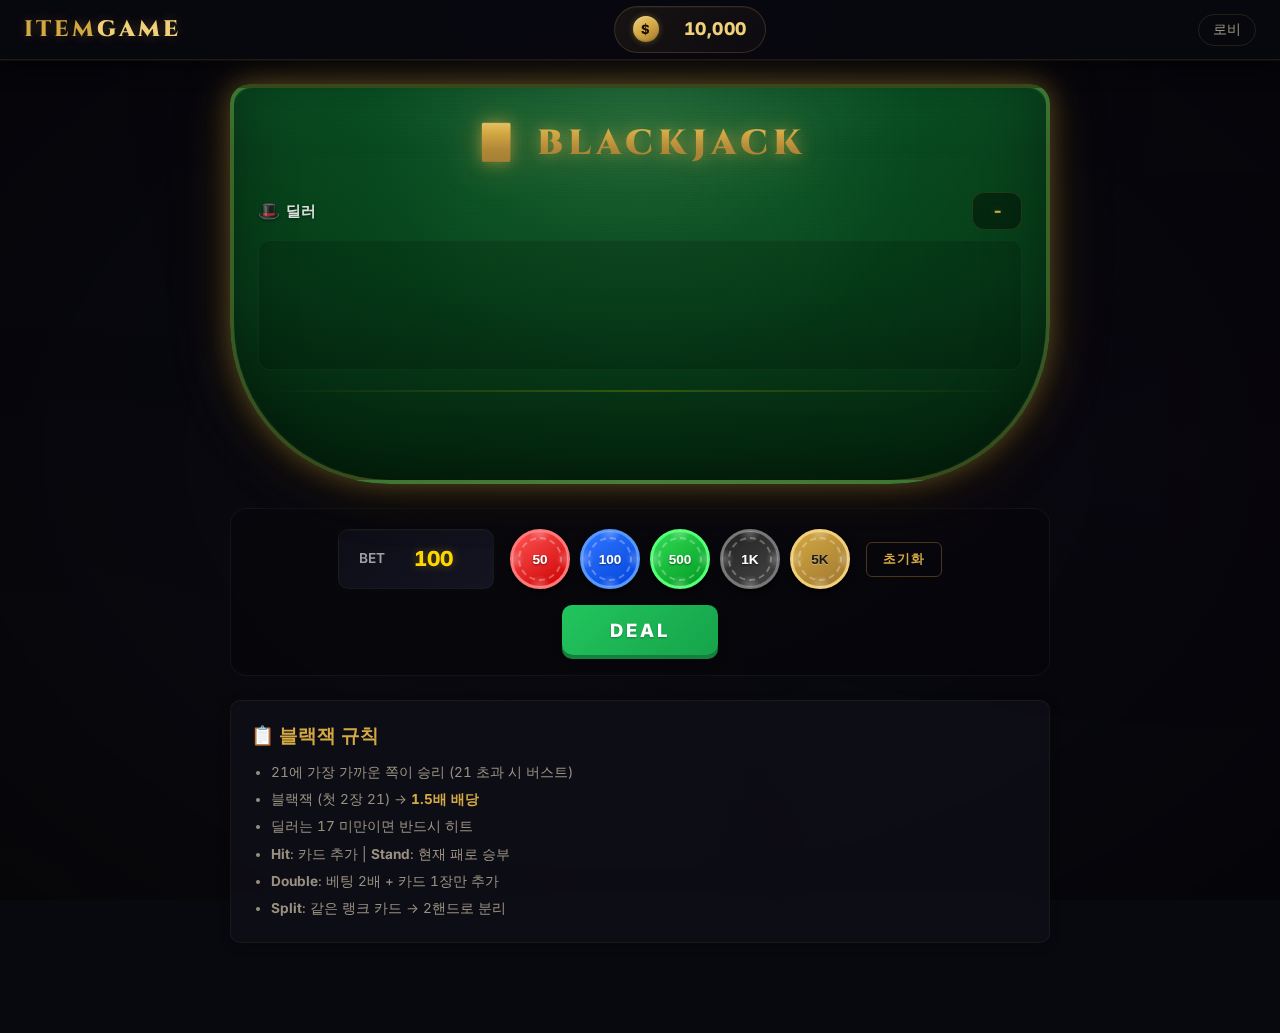
<file: blackjack.html>
<!DOCTYPE html>
<html lang="ko">
<head>
    <meta charset="UTF-8">
    <meta name="viewport" content="width=device-width, initial-scale=1.0">
    <title>블랙잭 - ItemGame</title>
    <link rel="stylesheet" href="css/common.css">
    <link rel="stylesheet" href="css/blackjack.css">
</head>
<body>
    <!-- 헤더 -->
    <header class="header">
        <div class="header-logo" onclick="location.href='index.html'" style="cursor:pointer">ITEM<span>GAME</span></div>
        <div class="header-chips">
            <div class="chip-icon">$</div>
            <div class="chip-balance" id="headerChips">0</div>
        </div>
        <nav class="header-nav">
            <button class="nav-btn" onclick="location.href='index.html'">로비</button>
        </nav>
    </header>

    <!-- 메인 -->
    <main class="container">
        <div class="bj-container">
            <!-- 블랙잭 테이블 -->
            <div class="bj-table">
                <div class="bj-title">🃏 BLACKJACK</div>

                <!-- 테이블 영역 (JS 렌더링) -->
                <div id="bjTable">
                    <div class="hand-area">
                        <div class="hand-label">
                            <span class="name">딜러</span>
                            <span class="score">-</span>
                        </div>
                        <div class="cards-row"></div>
                    </div>
                    <div class="table-divider"></div>
                    <div class="hand-area">
                        <div class="hand-label">
                            <span class="name">플레이어</span>
                            <span class="score">-</span>
                        </div>
                        <div class="cards-row"></div>
                    </div>
                </div>

                <!-- 결과 표시 -->
                <div class="result-display" id="bjResult"></div>

                <!-- 액션 버튼 -->
                <div class="bj-actions" id="actionArea" style="display:none">
                    <button class="action-btn hit" id="btnHit" onclick="Blackjack.hit()">HIT</button>
                    <button class="action-btn stand" id="btnStand" onclick="Blackjack.stand()">STAND</button>
                    <button class="action-btn double" id="btnDouble" onclick="Blackjack.doubleDown()">DOUBLE</button>
                    <button class="action-btn split" id="btnSplit" onclick="Blackjack.split()">SPLIT</button>
                </div>

                <!-- 상태 메시지 -->
                <div class="bj-status" id="bjStatus"></div>
            </div>

            <!-- 베팅 영역 -->
            <div class="bj-bet-area" id="betArea">
                <div style="display:flex;align-items:center;gap:16px;flex-wrap:wrap;justify-content:center">
                    <div class="bet-controls">
                        <span class="bet-label">BET</span>
                        <span class="bet-amount" id="currentBet">100</span>
                    </div>
                    <div class="chip-buttons">
                        <button class="chip-btn chip-50" onclick="Blackjack.addBet(50)">50</button>
                        <button class="chip-btn chip-100" onclick="Blackjack.addBet(100)">100</button>
                        <button class="chip-btn chip-500" onclick="Blackjack.addBet(500)">500</button>
                        <button class="chip-btn chip-1000" onclick="Blackjack.addBet(1000)">1K</button>
                        <button class="chip-btn chip-5000" onclick="Blackjack.addBet(5000)">5K</button>
                    </div>
                    <button class="btn btn-outline btn-sm" onclick="Blackjack.clearBet()">초기화</button>
                </div>
                <button class="deal-btn" id="btnDeal" onclick="Blackjack.deal()">DEAL</button>
                <button class="btn btn-green btn-sm" id="btnNewGame" onclick="Blackjack.newGame()" style="display:none">새 게임</button>
            </div>

            <!-- 규칙 -->
            <div class="card mt-3" style="padding:20px">
                <h3 class="text-gold mb-1">📋 블랙잭 규칙</h3>
                <ul style="color:var(--text-secondary);font-size:0.85rem;line-height:2;padding-left:20px">
                    <li>21에 가장 가까운 쪽이 승리 (21 초과 시 버스트)</li>
                    <li>블랙잭 (첫 2장 21) → <strong class="text-gold">1.5배 배당</strong></li>
                    <li>딜러는 17 미만이면 반드시 히트</li>
                    <li><strong>Hit</strong>: 카드 추가 | <strong>Stand</strong>: 현재 패로 승부</li>
                    <li><strong>Double</strong>: 베팅 2배 + 카드 1장만 추가</li>
                    <li><strong>Split</strong>: 같은 랭크 카드 → 2핸드로 분리</li>
                </ul>
            </div>
        </div>
    </main>

    <!-- 토스트 -->
    <div class="toast-container" id="toastContainer"></div>

    <!-- 스크립트 -->
    <script src="js/core/firebase-config.js"></script>
    <script src="js/core/chip-manager.js"></script>
    <script src="js/games/blackjack.js"></script>
    <script>
        document.addEventListener('DOMContentLoaded', () => {
            ChipManager.init();
            ChipManager.onBalanceChange(() => {
                document.getElementById('headerChips').textContent = ChipManager.formatBalance();
            });
            document.getElementById('headerChips').textContent = ChipManager.formatBalance();

            Blackjack.init();
        });
    </script>
</body>
</html>
</file>
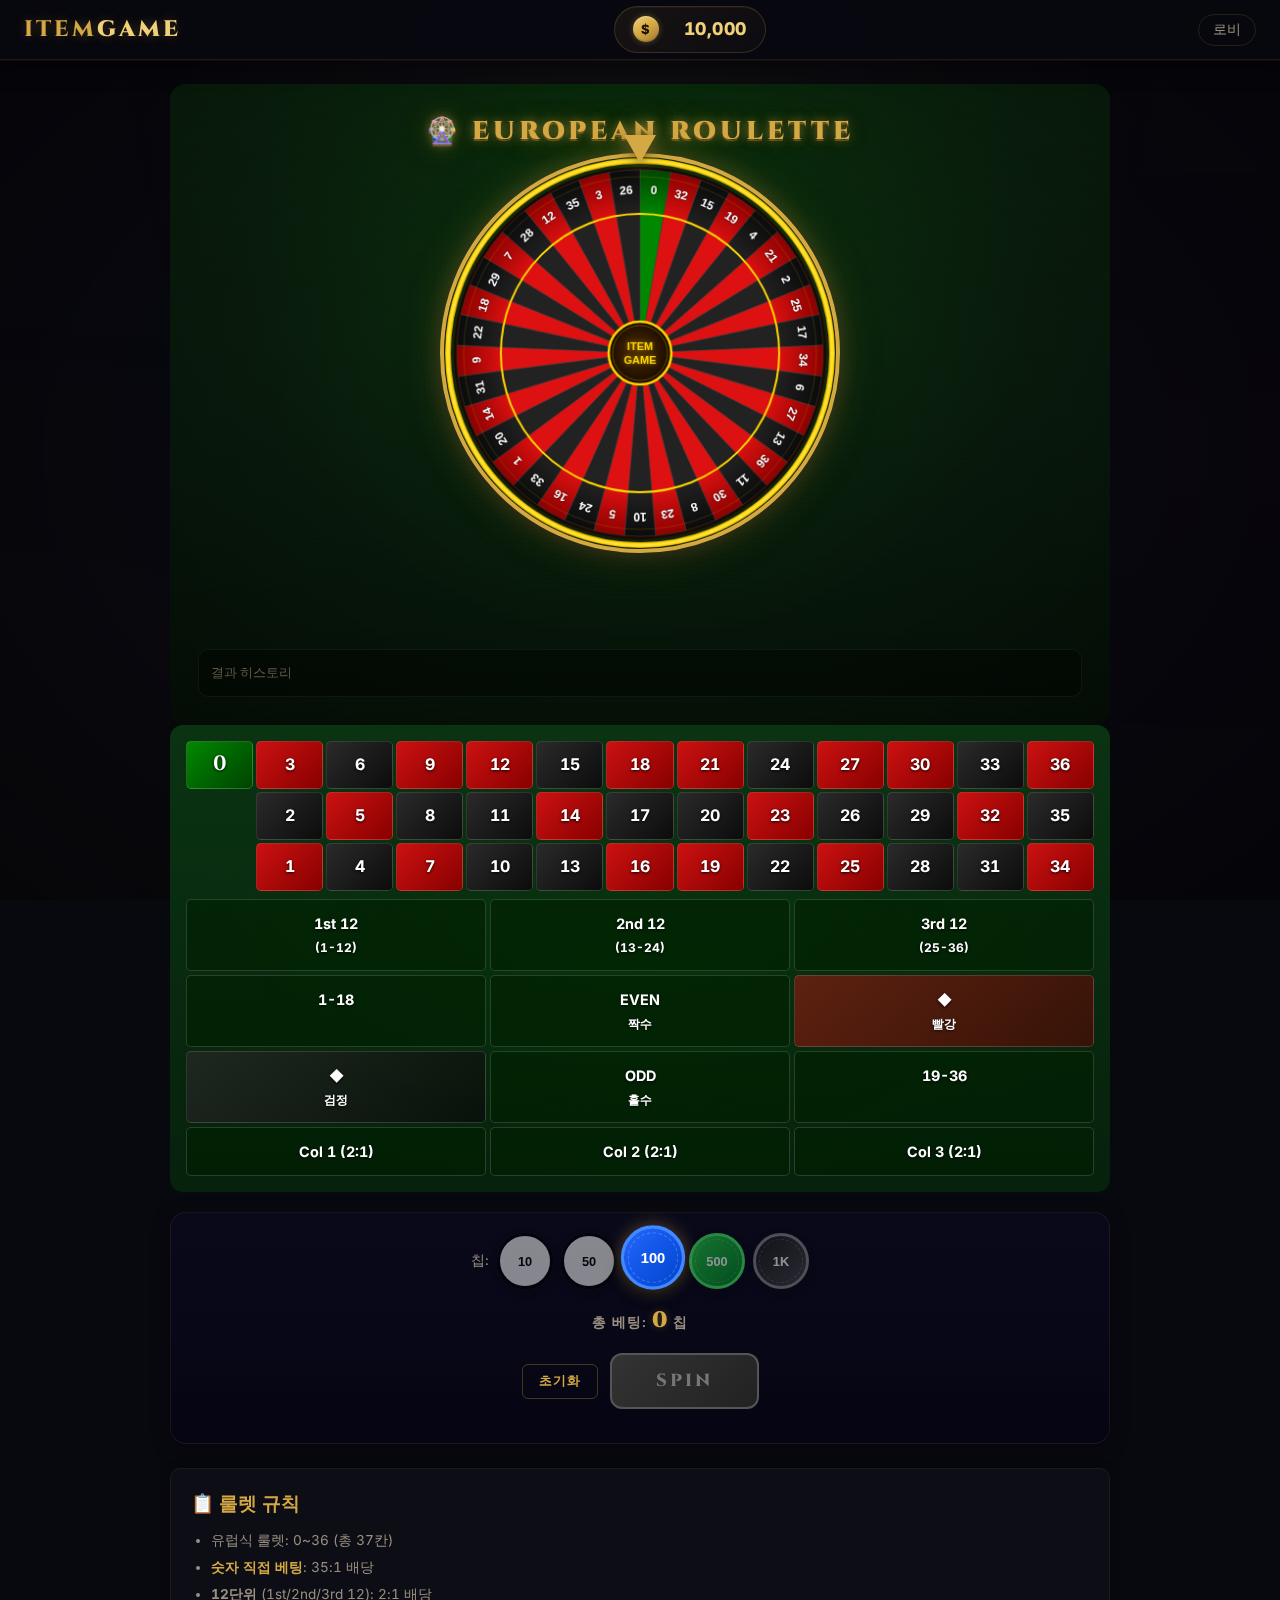
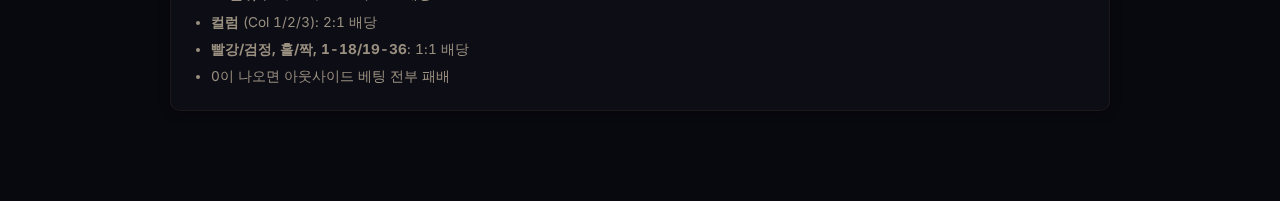
<file: roulette.html>
<!DOCTYPE html>
<html lang="ko">
<head>
    <meta charset="UTF-8">
    <meta name="viewport" content="width=device-width, initial-scale=1.0">
    <title>룰렛 - ItemGame</title>
    <link rel="stylesheet" href="css/common.css">
    <link rel="stylesheet" href="css/roulette.css">
</head>
<body>
    <!-- 헤더 -->
    <header class="header">
        <div class="header-logo" onclick="location.href='index.html'" style="cursor:pointer">ITEM<span>GAME</span></div>
        <div class="header-chips">
            <div class="chip-icon">$</div>
            <div class="chip-balance" id="headerChips">0</div>
        </div>
        <nav class="header-nav">
            <button class="nav-btn" onclick="location.href='index.html'">로비</button>
        </nav>
    </header>

    <!-- 메인 -->
    <main class="container">
        <div class="roulette-container">
            <!-- 룰렛 프레임 -->
            <div class="roulette-frame">
                <div class="roulette-title">🎡 EUROPEAN ROULETTE</div>

                <!-- 휠 -->
                <div class="wheel-area">
                    <div class="wheel-wrapper">
                        <div class="wheel-marker"></div>
                        <canvas class="wheel-canvas" id="wheelCanvas"></canvas>
                    </div>
                </div>

                <!-- 결과 숫자 -->
                <div class="result-number" style="display:none">
                    <div class="number-display" id="resultNumberDisplay">-</div>
                </div>

                <!-- 결과 -->
                <div class="result-display" id="rouletteResult"></div>

                <!-- 히스토리 -->
                <div class="history-bar" id="historyBar">
                    <span style="color:var(--text-dim);font-size:0.8rem">결과 히스토리</span>
                </div>
            </div>

            <!-- 베팅 테이블 -->
            <div class="betting-table">
                <!-- 숫자 그리드 -->
                <div class="number-grid" id="numberGrid">
                    <!-- JS로 생성 -->
                </div>

                <!-- 아웃사이드 베팅 -->
                <div class="outside-bets" id="outsideBets">
                    <!-- JS로 생성 -->
                </div>

                <!-- 컬럼 베팅 -->
                <div class="column-bets" id="columnBets">
                    <!-- JS로 생성 -->
                </div>
            </div>

            <!-- 컨트롤 -->
            <div class="roulette-controls">
                <!-- 칩 선택 -->
                <div class="bet-chip-selector">
                    <span style="color:var(--text-secondary);font-size:0.85rem">칩:</span>
                    <button class="bet-chip-option c10" data-value="10" onclick="Roulette.selectChip(10)">10</button>
                    <button class="bet-chip-option c50" data-value="50" onclick="Roulette.selectChip(50)">50</button>
                    <button class="bet-chip-option c100 active" data-value="100" onclick="Roulette.selectChip(100)">100</button>
                    <button class="bet-chip-option c500" data-value="500" onclick="Roulette.selectChip(500)">500</button>
                    <button class="bet-chip-option c1000" data-value="1000" onclick="Roulette.selectChip(1000)">1K</button>
                </div>

                <!-- 총 베팅 -->
                <div class="total-bet-display">
                    총 베팅: <strong id="totalBet">0</strong> 칩
                </div>

                <!-- 액션 버튼 -->
                <div class="roulette-action-buttons">
                    <button class="btn btn-outline btn-sm" onclick="Roulette.clearBets()">초기화</button>
                    <button class="spin-roulette-btn" id="spinRouletteBtn" onclick="Roulette.spin()" disabled>SPIN</button>
                </div>

                <!-- 상태 메시지 -->
                <div class="bj-status" id="rouletteStatus"></div>
            </div>

            <!-- 규칙 -->
            <div class="card mt-3" style="padding:20px">
                <h3 class="text-gold mb-1">📋 룰렛 규칙</h3>
                <ul style="color:var(--text-secondary);font-size:0.85rem;line-height:2;padding-left:20px">
                    <li>유럽식 룰렛: 0~36 (총 37칸)</li>
                    <li><strong class="text-gold">숫자 직접 베팅</strong>: 35:1 배당</li>
                    <li><strong>12단위</strong> (1st/2nd/3rd 12): 2:1 배당</li>
                    <li><strong>컬럼</strong> (Col 1/2/3): 2:1 배당</li>
                    <li><strong>빨강/검정, 홀/짝, 1-18/19-36</strong>: 1:1 배당</li>
                    <li>0이 나오면 아웃사이드 베팅 전부 패배</li>
                </ul>
            </div>
        </div>
    </main>

    <!-- 토스트 -->
    <div class="toast-container" id="toastContainer"></div>

    <!-- 스크립트 -->
    <script src="js/core/firebase-config.js"></script>
    <script src="js/core/chip-manager.js"></script>
    <script src="js/games/roulette.js"></script>
    <script>
        document.addEventListener('DOMContentLoaded', () => {
            ChipManager.init();
            ChipManager.onBalanceChange(() => {
                document.getElementById('headerChips').textContent = ChipManager.formatBalance();
            });
            document.getElementById('headerChips').textContent = ChipManager.formatBalance();

            Roulette.init();
        });
    </script>
</body>
</html>
</file>
<file: css/common.css>
/* ============================================
   ItemGame v4.0 - 프리미엄 다크 카지노 테마
   피망/한게임 수준의 고급 카지노 디자인
   Color: Deep Dark + Rich Gold + Casino Green/Red
   Google Fonts: Noto Serif KR (타이틀) + Inter (본문)
   ============================================ */

/* === Google Fonts 임포트 === */
@import url('https://fonts.googleapis.com/css2?family=Noto+Serif+KR:wght@700;900&family=Inter:wght@400;500;600;700;800&family=Cinzel:wght@700;800;900&display=swap');

/* === CSS 변수 === */
:root {
    /* 배경 - 프리미엄 다크 */
    --bg-primary: #08080f;
    --bg-secondary: #0e0e18;
    --bg-tertiary: #141422;
    --bg-card: rgba(14, 14, 24, 0.85);
    --bg-card-hover: rgba(20, 20, 34, 0.95);
    --bg-glass: rgba(14, 14, 24, 0.7);

    /* 골드 팔레트 (피망/한게임 스타일) */
    --gold: #d4a843;
    --gold-light: #f0d078;
    --gold-bright: #ffe066;
    --gold-dark: #a07830;
    --gold-dim: #7a5c24;
    --gold-muted: #5a4418;

    /* 카지노 악센트 */
    --casino-red: #c41e3a;
    --casino-red-light: #e8344f;
    --casino-red-dark: #8b1528;
    --casino-green: #1a8a3a;
    --casino-green-light: #28b84e;
    --casino-green-dark: #0d5c22;
    --casino-blue: #2070c0;
    --casino-blue-light: #3890e0;
    --casino-purple: #7040b0;

    /* 레거시 호환 (게임 파일에서 사용) */
    --neon-gold: #d4a843;
    --neon-gold-dim: #a07830;
    --neon-cyan: #d4a843;
    --neon-cyan-dim: #a07830;
    --neon-pink: #c41e3a;
    --neon-pink-dim: #8b1528;
    --neon-green: #28b84e;
    --neon-purple: #7040b0;
    --neon-purple-dim: #5a3090;
    --neon-blue: #2070c0;
    --neon-red: #c41e3a;

    /* 텍스트 */
    --text-primary: #e8e0d0;
    --text-secondary: #9a9080;
    --text-dim: #605848;
    --text-gold: #d4a843;

    /* 글로우 */
    --glow-gold: 0 0 8px rgba(212, 168, 67, 0.4), 0 0 20px rgba(212, 168, 67, 0.2);
    --glow-cyan: 0 0 8px rgba(212, 168, 67, 0.4), 0 0 20px rgba(212, 168, 67, 0.2);
    --glow-pink: 0 0 8px rgba(196, 30, 58, 0.4), 0 0 20px rgba(196, 30, 58, 0.2);
    --glow-green: 0 0 8px rgba(40, 184, 78, 0.4), 0 0 20px rgba(40, 184, 78, 0.2);
    --glow-purple: 0 0 8px rgba(112, 64, 176, 0.4), 0 0 20px rgba(112, 64, 176, 0.2);
    --glow-red: 0 0 8px rgba(196, 30, 58, 0.4);
    --glow-blue: 0 0 8px rgba(32, 112, 192, 0.4);

    /* 보더 */
    --border-gold: 1px solid rgba(212, 168, 67, 0.25);
    --border-gold-strong: 1px solid rgba(212, 168, 67, 0.5);
    --border-subtle: 1px solid rgba(255, 255, 255, 0.06);

    /* 반지름 */
    --radius: 10px;
    --radius-sm: 6px;
    --radius-lg: 14px;
    --radius-xl: 20px;

    /* 타이포그래피 */
    --font-title: 'Cinzel', 'Noto Serif KR', 'Georgia', serif;
    --font-body: 'Inter', 'Segoe UI', 'Apple SD Gothic Neo', 'Malgun Gothic', sans-serif;
    --font-display: 'Cinzel', 'Georgia', serif;
}

/* === 리셋 & 기본 === */
*, *::before, *::after {
    margin: 0;
    padding: 0;
    box-sizing: border-box;
}

html {
    font-size: 16px;
    scroll-behavior: smooth;
}

body {
    font-family: var(--font-body);
    background: var(--bg-primary);
    color: var(--text-primary);
    min-height: 100vh;
    line-height: 1.6;
    overflow-x: hidden;
    font-variant-numeric: tabular-nums;
}

/* 프리미엄 텍스처 배경 */
body::before {
    content: '';
    position: fixed;
    top: 0;
    left: 0;
    width: 100%;
    height: 100%;
    background:
        /* 미세 노이즈 텍스처 */
        radial-gradient(ellipse at 50% 0%, rgba(212, 168, 67, 0.04) 0%, transparent 60%),
        radial-gradient(ellipse at 0% 100%, rgba(212, 168, 67, 0.02) 0%, transparent 50%),
        radial-gradient(ellipse at 100% 50%, rgba(196, 30, 58, 0.015) 0%, transparent 50%);
    pointer-events: none;
    z-index: 0;
}

/* 미세 비네팅 효과 */
body::after {
    content: '';
    position: fixed;
    top: 0;
    left: 0;
    width: 100%;
    height: 100%;
    background: radial-gradient(ellipse at center, transparent 50%, rgba(0, 0, 0, 0.4) 100%);
    pointer-events: none;
    z-index: 0;
}

a {
    color: var(--gold);
    text-decoration: none;
    transition: color 0.2s;
}

a:hover {
    color: var(--gold-light);
    text-shadow: var(--glow-gold);
}

/* === 코인 샤워 캔버스 === */
#coinShowerCanvas {
    position: fixed;
    top: 0;
    left: 0;
    width: 100%;
    height: 100%;
    z-index: 1500;
    pointer-events: none;
    display: none;
}

/* === 네온 파티클 캔버스 (ambient) === */
#neonParticleCanvas {
    position: fixed;
    top: 0;
    left: 0;
    width: 100%;
    height: 100%;
    z-index: 0;
    pointer-events: none;
    opacity: 0.4;
}

/* === 페이지 진입 애니메이션 === */
main.container {
    animation: pageIn 0.5s cubic-bezier(0.16, 1, 0.3, 1);
}

@keyframes pageIn {
    from { opacity: 0; transform: translateY(12px); }
    to { opacity: 1; transform: translateY(0); }
}

/* === 커스텀 스크롤바 (골드 테마) === */
::-webkit-scrollbar {
    width: 6px;
    height: 6px;
}

::-webkit-scrollbar-track {
    background: var(--bg-primary);
}

::-webkit-scrollbar-thumb {
    background: rgba(212, 168, 67, 0.2);
    border-radius: 3px;
}

::-webkit-scrollbar-thumb:hover {
    background: rgba(212, 168, 67, 0.4);
}

/* ============================================
   헤더: 프리미엄 다크 + 골드 악센트
   ============================================ */
.header {
    position: sticky;
    top: 0;
    z-index: 100;
    background: rgba(8, 8, 15, 0.92);
    backdrop-filter: blur(24px);
    -webkit-backdrop-filter: blur(24px);
    border-bottom: 1px solid rgba(212, 168, 67, 0.12);
    box-shadow:
        0 1px 0 rgba(212, 168, 67, 0.06),
        0 4px 24px rgba(0, 0, 0, 0.5);
    padding: 0 24px;
    height: 60px;
    display: flex;
    align-items: center;
    justify-content: space-between;
}

.header-logo {
    font-family: var(--font-display);
    font-size: 1.4rem;
    font-weight: 800;
    color: var(--gold);
    text-shadow: 0 0 12px rgba(212, 168, 67, 0.3);
    letter-spacing: 3px;
    cursor: pointer;
    transition: all 0.3s;
    text-transform: uppercase;
}

.header-logo:hover {
    transform: scale(1.02);
    text-shadow: var(--glow-gold);
}

.header-logo span {
    color: var(--gold-light);
    font-weight: 900;
}

/* 헤더 중앙: 칩 + 레벨 */
.header-center {
    display: flex;
    align-items: center;
    gap: 12px;
}

.header-chips {
    display: flex;
    align-items: center;
    gap: 8px;
    background: linear-gradient(135deg, rgba(212, 168, 67, 0.08), rgba(212, 168, 67, 0.03));
    padding: 8px 18px;
    border-radius: 30px;
    border: 1px solid rgba(212, 168, 67, 0.2);
    box-shadow: inset 0 1px 0 rgba(255, 255, 255, 0.04);
}

.chip-icon {
    width: 26px;
    height: 26px;
    background: linear-gradient(145deg, #f0d078, #d4a843, #a07830);
    border-radius: 50%;
    display: flex;
    align-items: center;
    justify-content: center;
    font-size: 13px;
    font-weight: 800;
    color: #1a1000;
    box-shadow:
        0 0 6px rgba(212, 168, 67, 0.4),
        inset 0 1px 2px rgba(255, 255, 255, 0.3),
        inset 0 -1px 2px rgba(0, 0, 0, 0.2);
}

.chip-balance {
    font-family: var(--font-body);
    font-size: 1.1rem;
    font-weight: 800;
    color: var(--gold-light);
    min-width: 80px;
    text-align: right;
    transition: transform 0.2s, color 0.2s;
    font-variant-numeric: tabular-nums;
    letter-spacing: 0.5px;
}

.chip-balance.pop {
    animation: chipPop 0.3s ease;
}

@keyframes chipPop {
    0% { transform: scale(1); }
    50% { transform: scale(1.15); color: var(--casino-green-light); }
    100% { transform: scale(1); }
}

/* === 레벨/XP 바 === */
.level-badge {
    display: flex;
    align-items: center;
    gap: 6px;
    background: linear-gradient(135deg, rgba(112, 64, 176, 0.1), rgba(112, 64, 176, 0.04));
    padding: 6px 12px;
    border-radius: 20px;
    border: 1px solid rgba(112, 64, 176, 0.25);
}

.level-badge .level-text {
    font-family: var(--font-body);
    font-size: 0.75rem;
    font-weight: 800;
    color: var(--casino-purple);
    white-space: nowrap;
    letter-spacing: 0.5px;
}

.xp-bar {
    width: 60px;
    height: 5px;
    background: rgba(255, 255, 255, 0.06);
    border-radius: 3px;
    overflow: hidden;
}

.xp-bar-fill {
    height: 100%;
    background: linear-gradient(90deg, var(--casino-purple), #9060d0);
    border-radius: 3px;
    transition: width 0.5s ease;
    width: 0%;
    box-shadow: 0 0 6px rgba(112, 64, 176, 0.4);
}

.xp-text {
    font-size: 0.6rem;
    color: var(--text-dim);
    white-space: nowrap;
}

.header-nav {
    display: flex;
    align-items: center;
    gap: 8px;
}

.nav-btn {
    background: transparent;
    border: 1px solid rgba(212, 168, 67, 0.15);
    color: var(--text-secondary);
    padding: 6px 14px;
    border-radius: 20px;
    font-size: 0.85rem;
    font-weight: 500;
    cursor: pointer;
    transition: all 0.3s;
}

.nav-btn:hover {
    border-color: var(--gold);
    color: var(--gold);
    background: rgba(212, 168, 67, 0.06);
}

/* 사운드 토글 */
.sound-toggle {
    width: 36px;
    height: 36px;
    border-radius: 50%;
    border: 1px solid rgba(212, 168, 67, 0.15);
    background: transparent;
    color: var(--text-secondary);
    font-size: 1.1rem;
    cursor: pointer;
    display: flex;
    align-items: center;
    justify-content: center;
    transition: all 0.3s;
}

.sound-toggle:hover {
    border-color: var(--gold);
    color: var(--gold);
}

/* ============================================
   메인 컨테이너
   ============================================ */
.container {
    position: relative;
    z-index: 1;
    max-width: 1200px;
    margin: 0 auto;
    padding: 24px;
    padding-bottom: 90px;
}

/* ============================================
   카드 컴포넌트: 프리미엄 다크
   ============================================ */
.card {
    background: var(--bg-card);
    backdrop-filter: blur(12px);
    -webkit-backdrop-filter: blur(12px);
    border: 1px solid rgba(212, 168, 67, 0.08);
    border-radius: var(--radius);
    padding: 24px;
    transition: all 0.35s cubic-bezier(0.16, 1, 0.3, 1);
    box-shadow: 0 2px 12px rgba(0, 0, 0, 0.3);
}

.card:hover {
    background: var(--bg-card-hover);
    border-color: rgba(212, 168, 67, 0.2);
    transform: translateY(-3px);
    box-shadow:
        0 8px 32px rgba(0, 0, 0, 0.4),
        0 0 0 1px rgba(212, 168, 67, 0.08),
        0 0 20px rgba(212, 168, 67, 0.03);
}

/* ============================================
   버튼 시스템: 프리미엄 카지노
   ============================================ */
.btn {
    display: inline-flex;
    align-items: center;
    justify-content: center;
    gap: 8px;
    padding: 12px 28px;
    border: none;
    border-radius: var(--radius-sm);
    font-family: var(--font-body);
    font-size: 0.95rem;
    font-weight: 700;
    cursor: pointer;
    transition: all 0.2s ease;
    text-transform: uppercase;
    letter-spacing: 1.5px;
    position: relative;
    overflow: hidden;
}

.btn::after {
    content: '';
    position: absolute;
    inset: 0;
    background: rgba(255, 255, 255, 0);
    transition: background 0.2s;
}

.btn:active::after {
    background: rgba(255, 255, 255, 0.08);
}

.btn:active {
    transform: scale(0.97);
}

/* 골드 버튼 (Primary) */
.btn-gold {
    background: linear-gradient(180deg, #d4a843 0%, #a07830 100%);
    color: #0a0800;
    border: 1px solid rgba(240, 208, 120, 0.5);
    box-shadow:
        0 2px 8px rgba(212, 168, 67, 0.3),
        inset 0 1px 0 rgba(255, 255, 255, 0.25),
        inset 0 -1px 0 rgba(0, 0, 0, 0.15);
    text-shadow: 0 1px 0 rgba(255, 255, 255, 0.2);
}

.btn-gold:hover {
    background: linear-gradient(180deg, #f0d078 0%, #d4a843 100%);
    box-shadow:
        0 4px 16px rgba(212, 168, 67, 0.4),
        inset 0 1px 0 rgba(255, 255, 255, 0.3);
    transform: translateY(-1px);
}

/* 그린 버튼 (Success) */
.btn-green {
    background: linear-gradient(180deg, #28b84e 0%, #1a8a3a 100%);
    color: #fff;
    border: 1px solid rgba(40, 184, 78, 0.4);
    box-shadow:
        0 2px 8px rgba(40, 184, 78, 0.25),
        inset 0 1px 0 rgba(255, 255, 255, 0.2);
}

.btn-green:hover {
    background: linear-gradient(180deg, #34d060 0%, #28b84e 100%);
    box-shadow: 0 4px 16px rgba(40, 184, 78, 0.35);
    transform: translateY(-1px);
}

/* 레드 버튼 (Danger/Action) */
.btn-red {
    background: linear-gradient(180deg, #e8344f 0%, #c41e3a 100%);
    color: #fff;
    border: 1px solid rgba(232, 52, 79, 0.4);
    box-shadow:
        0 2px 8px rgba(196, 30, 58, 0.25),
        inset 0 1px 0 rgba(255, 255, 255, 0.15);
}

.btn-red:hover {
    background: linear-gradient(180deg, #ff4466 0%, #e8344f 100%);
    box-shadow: 0 4px 16px rgba(196, 30, 58, 0.35);
    transform: translateY(-1px);
}

/* 아웃라인 버튼 */
.btn-outline {
    background: transparent;
    border: 1px solid rgba(212, 168, 67, 0.3);
    color: var(--gold);
}

.btn-outline:hover {
    background: rgba(212, 168, 67, 0.08);
    border-color: var(--gold);
    box-shadow: var(--glow-gold);
}

.btn-sm {
    padding: 8px 16px;
    font-size: 0.8rem;
    letter-spacing: 1px;
}

.btn-lg {
    padding: 16px 40px;
    font-size: 1.1rem;
    letter-spacing: 2px;
}

.btn:disabled {
    opacity: 0.35;
    cursor: not-allowed;
    transform: none !important;
    box-shadow: none !important;
    filter: grayscale(0.5);
}

/* ============================================
   베팅 컨트롤
   ============================================ */
.bet-controls {
    display: flex;
    align-items: center;
    gap: 12px;
    background: linear-gradient(135deg, var(--bg-secondary), var(--bg-tertiary));
    padding: 12px 20px;
    border-radius: var(--radius);
    border: 1px solid rgba(212, 168, 67, 0.06);
    box-shadow: inset 0 1px 0 rgba(255, 255, 255, 0.02);
}

.bet-label {
    color: var(--text-secondary);
    font-size: 0.9rem;
    font-weight: 500;
}

.bet-amount {
    font-family: var(--font-body);
    font-size: 1.3rem;
    font-weight: 800;
    color: var(--gold-light);
    min-width: 80px;
    text-align: center;
    font-variant-numeric: tabular-nums;
}

.bet-btn {
    width: 36px;
    height: 36px;
    border-radius: 50%;
    border: 1px solid rgba(212, 168, 67, 0.3);
    background: rgba(212, 168, 67, 0.06);
    color: var(--gold);
    font-size: 1.2rem;
    cursor: pointer;
    display: flex;
    align-items: center;
    justify-content: center;
    transition: all 0.2s;
}

.bet-btn:hover {
    background: rgba(212, 168, 67, 0.15);
    box-shadow: var(--glow-gold);
    transform: scale(1.08);
}

.bet-btn:active {
    transform: scale(0.95);
}

/* ============================================
   결과 표시
   ============================================ */
.result-display {
    text-align: center;
    padding: 16px;
    border-radius: var(--radius);
    font-size: 1.2rem;
    font-weight: 700;
    margin: 12px 0;
    min-height: 56px;
    display: flex;
    align-items: center;
    justify-content: center;
    transition: all 0.3s ease;
}

.result-win {
    background: linear-gradient(135deg, rgba(40, 184, 78, 0.12), rgba(40, 184, 78, 0.04));
    border: 1px solid rgba(40, 184, 78, 0.3);
    color: var(--casino-green-light);
    animation: resultPop 0.4s ease;
}

.result-lose {
    background: linear-gradient(135deg, rgba(196, 30, 58, 0.12), rgba(196, 30, 58, 0.04));
    border: 1px solid rgba(196, 30, 58, 0.3);
    color: var(--casino-red-light);
    animation: resultPop 0.4s ease;
}

.result-push {
    background: linear-gradient(135deg, rgba(32, 112, 192, 0.12), rgba(32, 112, 192, 0.04));
    border: 1px solid rgba(32, 112, 192, 0.3);
    color: var(--casino-blue-light);
    animation: resultPop 0.4s ease;
}

@keyframes resultPop {
    0% { transform: scale(0.9); opacity: 0; }
    60% { transform: scale(1.02); }
    100% { transform: scale(1); opacity: 1; }
}

/* ============================================
   모달: 프리미엄 오버레이
   ============================================ */
.modal-overlay {
    position: fixed;
    top: 0;
    left: 0;
    width: 100%;
    height: 100%;
    background: rgba(0, 0, 0, 0.75);
    backdrop-filter: blur(8px);
    display: none;
    align-items: center;
    justify-content: center;
    z-index: 1000;
}

.modal-overlay.active {
    display: flex;
}

.modal {
    background: linear-gradient(180deg, #141422 0%, #0e0e18 100%);
    backdrop-filter: blur(20px);
    border: 1px solid rgba(212, 168, 67, 0.15);
    border-radius: var(--radius-lg);
    padding: 32px;
    max-width: 450px;
    width: 90%;
    text-align: center;
    box-shadow:
        0 24px 80px rgba(0, 0, 0, 0.6),
        0 0 0 1px rgba(212, 168, 67, 0.05),
        0 0 40px rgba(212, 168, 67, 0.03);
}

.modal h2 {
    font-family: var(--font-display);
    color: var(--gold);
    margin-bottom: 16px;
    font-size: 1.5rem;
    letter-spacing: 1px;
}

.modal p {
    color: var(--text-secondary);
    margin-bottom: 24px;
    line-height: 1.6;
}

/* ============================================
   토스트 알림
   ============================================ */
.toast-container {
    position: fixed;
    top: 80px;
    right: 24px;
    z-index: 2000;
    display: flex;
    flex-direction: column;
    gap: 8px;
}

.toast {
    background: rgba(14, 14, 24, 0.92);
    backdrop-filter: blur(16px);
    border: 1px solid rgba(212, 168, 67, 0.15);
    border-radius: var(--radius-sm);
    padding: 14px 20px;
    color: var(--text-primary);
    font-size: 0.9rem;
    font-weight: 500;
    box-shadow: 0 8px 32px rgba(0, 0, 0, 0.5);
    animation: toastSlideIn 0.35s cubic-bezier(0.34, 1.56, 0.64, 1), toastFadeOut 0.3s ease 2.7s;
    animation-fill-mode: forwards;
    display: flex;
    align-items: center;
    gap: 10px;
}

.toast-success {
    border-color: rgba(40, 184, 78, 0.4);
    color: var(--casino-green-light);
}

.toast-success::before {
    content: '✓';
    font-weight: 800;
    font-size: 1.1rem;
}

.toast-error {
    border-color: rgba(196, 30, 58, 0.4);
    color: var(--casino-red-light);
}

.toast-error::before {
    content: '✕';
    font-weight: 800;
    font-size: 1.1rem;
}

.toast-levelup {
    border-color: rgba(112, 64, 176, 0.4);
    color: #9060d0;
    border-left: 3px solid var(--casino-purple);
}

.toast-levelup::before {
    content: '★';
    font-weight: 800;
    font-size: 1.1rem;
}

@keyframes toastSlideIn {
    from { transform: translateX(120%); opacity: 0; }
    to { transform: translateX(0); opacity: 1; }
}

@keyframes toastFadeOut {
    from { opacity: 1; }
    to { opacity: 0; transform: translateY(-10px); }
}

/* ============================================
   7일 출석 보너스 캘린더
   ============================================ */
.streak-calendar {
    display: flex;
    align-items: center;
    gap: 6px;
    justify-content: center;
    margin: 12px 0;
}

.streak-day {
    display: flex;
    flex-direction: column;
    align-items: center;
    gap: 4px;
    min-width: 48px;
}

.streak-circle {
    width: 40px;
    height: 40px;
    border-radius: 50%;
    border: 2px solid rgba(255, 255, 255, 0.1);
    display: flex;
    align-items: center;
    justify-content: center;
    font-size: 0.75rem;
    font-weight: 700;
    color: var(--text-dim);
    background: rgba(14, 14, 24, 0.8);
    transition: all 0.3s;
}

.streak-circle.claimed {
    background: linear-gradient(145deg, #28b84e, #1a8a3a);
    border-color: var(--casino-green-light);
    color: #fff;
    box-shadow: 0 0 8px rgba(40, 184, 78, 0.3);
}

.streak-circle.current {
    border-color: var(--gold);
    color: var(--gold);
    animation: pulse 2s infinite;
    box-shadow: var(--glow-gold);
}

.streak-circle.future {
    opacity: 0.35;
}

.streak-label {
    font-size: 0.55rem;
    color: var(--text-dim);
    letter-spacing: 0.5px;
}

.streak-amount {
    font-size: 0.55rem;
    color: var(--gold);
    font-weight: 600;
}

.streak-connector {
    width: 12px;
    height: 2px;
    background: rgba(255, 255, 255, 0.06);
    margin-bottom: 16px;
}

.streak-connector.active {
    background: linear-gradient(90deg, var(--casino-green), var(--casino-green-light));
    box-shadow: 0 0 4px rgba(40, 184, 78, 0.3);
}

/* === 잔액 카운트업 === */
.chip-balance.counting {
    animation: countPulse 0.1s ease;
}

@keyframes countPulse {
    0% { transform: scale(1); }
    50% { transform: scale(1.05); }
    100% { transform: scale(1); }
}

/* ============================================
   레벨업 오버레이
   ============================================ */
.levelup-overlay {
    position: fixed;
    top: 0;
    left: 0;
    width: 100%;
    height: 100%;
    display: none;
    align-items: center;
    justify-content: center;
    z-index: 1200;
    pointer-events: none;
    background: rgba(0, 0, 0, 0.6);
}

.levelup-overlay.active {
    display: flex;
    animation: fadeIn 0.3s ease;
}

.levelup-content {
    text-align: center;
}

.levelup-content .levelup-title {
    font-family: var(--font-display);
    font-size: 3rem;
    font-weight: 900;
    color: var(--gold-light);
    text-shadow: 0 0 20px rgba(212, 168, 67, 0.6), 0 0 40px rgba(212, 168, 67, 0.3);
    animation: winBounce 0.8s ease;
    letter-spacing: 4px;
}

.levelup-content .levelup-bonus {
    font-family: var(--font-body);
    font-size: 1.5rem;
    font-weight: 700;
    color: var(--gold);
    margin-top: 8px;
}

@keyframes winBounce {
    0% { transform: scale(0.3); opacity: 0; }
    60% { transform: scale(1.08); }
    100% { transform: scale(1); opacity: 1; }
}

/* ============================================
   모바일 하단 네비게이션
   ============================================ */
.bottom-nav {
    display: none;
    position: fixed;
    bottom: 0;
    left: 0;
    right: 0;
    z-index: 200;
    background: rgba(8, 8, 15, 0.95);
    backdrop-filter: blur(24px);
    -webkit-backdrop-filter: blur(24px);
    border-top: 1px solid rgba(212, 168, 67, 0.1);
    padding: 8px 0;
    padding-bottom: max(8px, env(safe-area-inset-bottom));
    box-shadow: 0 -4px 24px rgba(0, 0, 0, 0.5);
}

.bottom-nav-inner {
    display: flex;
    justify-content: space-around;
    align-items: center;
    max-width: 400px;
    margin: 0 auto;
}

.bottom-nav-item {
    display: flex;
    flex-direction: column;
    align-items: center;
    gap: 2px;
    padding: 6px 16px;
    color: var(--text-dim);
    text-decoration: none;
    border: none;
    background: none;
    cursor: pointer;
    transition: all 0.2s;
    font-family: var(--font-body);
}

.bottom-nav-item:hover,
.bottom-nav-item.active {
    color: var(--gold);
}

.bottom-nav-item .nav-icon {
    font-size: 1.3rem;
    line-height: 1;
}

.bottom-nav-item .nav-label {
    font-size: 0.6rem;
    font-weight: 600;
    letter-spacing: 0.5px;
}

/* ============================================
   유틸리티 클래스
   ============================================ */
.text-gold { color: var(--gold); }
.text-green { color: var(--casino-green-light); }
.text-red { color: var(--casino-red-light); }
.text-blue { color: var(--casino-blue-light); }
.text-dim { color: var(--text-dim); }
.text-center { text-align: center; }
.mt-1 { margin-top: 8px; }
.mt-2 { margin-top: 16px; }
.mt-3 { margin-top: 24px; }
.mb-1 { margin-bottom: 8px; }
.mb-2 { margin-bottom: 16px; }
.mb-3 { margin-bottom: 24px; }
.flex-center { display: flex; align-items: center; justify-content: center; }
.gap-1 { gap: 8px; }
.gap-2 { gap: 16px; }

/* ============================================
   프리미엄 효과
   ============================================ */

/* 골드 시머 (hover에서 반짝임) */
.gold-shimmer {
    position: relative;
    overflow: hidden;
}

.gold-shimmer::before {
    content: '';
    position: absolute;
    top: -50%;
    left: -50%;
    width: 200%;
    height: 200%;
    background: linear-gradient(
        60deg,
        transparent 40%,
        rgba(212, 168, 67, 0.06) 45%,
        rgba(212, 168, 67, 0.12) 50%,
        rgba(212, 168, 67, 0.06) 55%,
        transparent 60%
    );
    transform: translateX(-100%);
    transition: none;
    z-index: 1;
    pointer-events: none;
}

.gold-shimmer:hover::before {
    animation: shimmer 1.5s ease;
}

@keyframes shimmer {
    from { transform: translateX(-100%); }
    to { transform: translateX(100%); }
}

/* 골드 보더 호버 */
.gold-border-hover {
    position: relative;
}

.gold-border-hover::after {
    content: '';
    position: absolute;
    inset: -1px;
    border-radius: inherit;
    background: linear-gradient(135deg, var(--gold), var(--gold-dark), var(--gold), var(--gold-dark));
    background-size: 300% 300%;
    z-index: -1;
    opacity: 0;
    transition: opacity 0.4s;
}

.gold-border-hover:hover::after {
    opacity: 1;
    animation: goldBorderRotate 3s linear infinite;
}

@keyframes goldBorderRotate {
    0% { background-position: 0% 50%; }
    50% { background-position: 100% 50%; }
    100% { background-position: 0% 50%; }
}

/* 레거시 호환: neon-border-anim → gold-border */
.neon-border-anim {
    position: relative;
}

.neon-border-anim::before {
    content: '';
    position: absolute;
    inset: -2px;
    border-radius: inherit;
    background: linear-gradient(45deg, var(--gold), var(--casino-red), var(--gold-dark), var(--gold));
    background-size: 300% 300%;
    animation: goldBorderRotate 4s linear infinite;
    z-index: -1;
    opacity: 0;
    transition: opacity 0.3s;
}

.neon-border-anim:hover::before {
    opacity: 1;
}

/* 레거시 호환: glitch-text → gold shine */
.glitch-text {
    position: relative;
    animation: goldShine 4s ease infinite;
}

@keyframes goldShine {
    0%, 100% { text-shadow: 0 0 8px rgba(212, 168, 67, 0.3); }
    50% { text-shadow: 0 0 16px rgba(212, 168, 67, 0.5), 0 0 30px rgba(212, 168, 67, 0.2); }
}

/* 레거시 호환: neon-flicker → subtle glow pulse */
.neon-flicker {
    animation: goldPulse 3s ease infinite;
}

@keyframes goldPulse {
    0%, 100% { opacity: 1; }
    50% { opacity: 0.85; }
}

/* ============================================
   공통 애니메이션
   ============================================ */
@keyframes pulse {
    0%, 100% { transform: scale(1); }
    50% { transform: scale(1.04); }
}

@keyframes glow {
    0%, 100% { opacity: 0.5; }
    50% { opacity: 1; }
}

@keyframes slideUp {
    from { transform: translateY(20px); opacity: 0; }
    to { transform: translateY(0); opacity: 1; }
}

@keyframes spin {
    from { transform: rotate(0deg); }
    to { transform: rotate(360deg); }
}

@keyframes fadeIn {
    from { opacity: 0; }
    to { opacity: 1; }
}

@keyframes slideIn {
    from { transform: translateY(15px); opacity: 0; }
    to { transform: translateY(0); opacity: 1; }
}

/* 화면 쉐이크 (빅윈) */
@keyframes screenShake {
    0%, 100% { transform: translateX(0); }
    10% { transform: translateX(-4px) translateY(2px); }
    20% { transform: translateX(4px) translateY(-2px); }
    30% { transform: translateX(-3px) translateY(1px); }
    40% { transform: translateX(3px) translateY(-1px); }
    50% { transform: translateX(-2px); }
    60% { transform: translateX(2px); }
    70% { transform: translateX(-1px); }
    80% { transform: translateX(1px); }
}

.shake { animation: screenShake 0.5s ease; }

.animate-pulse { animation: pulse 2s infinite; }
.animate-glow { animation: glow 1.5s infinite; }
.animate-slideUp { animation: slideUp 0.5s ease; }
.slide-in { animation: slideIn 0.3s ease; }

/* ============================================
   구분선
   ============================================ */
.divider {
    width: 100%;
    height: 1px;
    background: linear-gradient(90deg, transparent, rgba(212, 168, 67, 0.15), transparent);
    margin: 24px 0;
}

/* ============================================
   반응형 디자인
   ============================================ */
@media (max-width: 768px) {
    .header {
        padding: 0 12px;
        height: 56px;
    }

    .header-logo {
        font-size: 1.15rem;
        letter-spacing: 2px;
    }

    .header-chips {
        padding: 6px 12px;
    }

    .chip-balance {
        font-size: 0.95rem;
    }

    .container {
        padding: 16px;
        padding-bottom: 90px;
    }

    .btn-lg {
        padding: 14px 28px;
        font-size: 1rem;
    }

    .header-nav .nav-btn {
        display: none;
    }

    .bottom-nav {
        display: block;
    }

    .level-badge .xp-text {
        display: none;
    }

    .xp-bar {
        width: 40px;
    }

    .streak-day {
        min-width: 38px;
    }

    .streak-circle {
        width: 32px;
        height: 32px;
        font-size: 0.65rem;
    }
}

@media (max-width: 480px) {
    .bet-controls {
        flex-wrap: wrap;
        justify-content: center;
    }

    .level-badge {
        padding: 4px 8px;
    }

    .streak-connector {
        width: 6px;
    }
}
</file>
<file: css/blackjack.css>
/* ============================================
   블랙잭 v2.0 - 프리미엄 골드 카지노 테마
   세미서클 펠트 테이블 + 골드 림 + 스포트라이트
   3D 칩 + 향상된 카드 + 인슈어런스/서렌더
   ============================================ */

/* === 페이지 분위기 (프리미엄 골드 카지노) === */
.blackjack-page {
    background:
        /* 상단 골드 글로우 */
        radial-gradient(ellipse at 50% 0%, rgba(212,168,67,0.04) 0%, transparent 40%),
        /* 하단 골드 반사 */
        radial-gradient(ellipse at 50% 100%, rgba(212,168,67,0.03) 0%, transparent 30%),
        /* 페이지 비네팅 */
        radial-gradient(ellipse at center, transparent 40%, rgba(0,0,0,0.3) 100%),
        #08080f !important;
}

.bj-container {
    max-width: 820px;
    margin: 0 auto;
}

/* === 테이블 (프리미엄 펠트 + 골드 림 + 세미서클) === */
.bj-table {
    /* 다중 레이어 펠트 텍스처 */
    background:
        /* 직물 짜임 세로 */
        repeating-linear-gradient(0deg, transparent, transparent 1px, rgba(0,0,0,0.05) 1px, rgba(0,0,0,0.05) 2px),
        /* 직물 짜임 가로 */
        repeating-linear-gradient(90deg, transparent, transparent 1px, rgba(0,0,0,0.04) 1px, rgba(0,0,0,0.04) 2px),
        /* 상단 스포트라이트 (테이블 위 조명) */
        radial-gradient(ellipse at 50% 10%, rgba(200,255,200,0.08) 0%, transparent 50%),
        /* 베이스 펠트 그린 (깊은 카지노 그린) */
        linear-gradient(180deg, #0d6b30 0%, #0a5525 15%, #085020 30%, #074a1e 50%, #063d18 70%, #053414 85%, #042d10 100%);
    /* 골드 보더 */
    border: 4px solid rgba(212,168,67,0.25);
    /* 세미서클 하단 (카지노 테이블 형태) */
    border-radius: 20px 20px 160px 160px;
    padding: 28px 24px 44px;
    margin-bottom: 24px;
    /* 6레이어 박스 섀도우: 골드 글로우 + 깊이감 */
    box-shadow:
        0 0 25px rgba(212,168,67,0.30),
        0 0 50px rgba(212,168,67,0.15),
        0 0 80px rgba(212,168,67,0.08),
        inset 0 0 60px rgba(0,0,0,0.35),
        0 15px 40px rgba(0,0,0,0.6),
        0 5px 15px rgba(0,0,0,0.4);
    min-height: 400px;
    position: relative;
    overflow: hidden;
    transition: box-shadow 0.5s ease, border-color 0.5s ease;
}

/* 스포트라이트 (상단 중앙에서 내려오는 조명 빛) */
.bj-table::before {
    content: '';
    position: absolute;
    top: -15%;
    left: 15%;
    right: 15%;
    height: 55%;
    background: radial-gradient(ellipse at 50% 0%,
        rgba(255,255,220,0.10) 0%,
        rgba(200,255,200,0.05) 30%,
        transparent 70%);
    pointer-events: none;
    border-radius: inherit;
    z-index: 0;
}

/* 비네팅 (테이블 가장자리 자연스러운 어두움) */
.bj-table::after {
    content: '';
    position: absolute;
    inset: 0;
    background: radial-gradient(ellipse at 50% 40%, transparent 30%, rgba(0,0,0,0.30) 100%);
    pointer-events: none;
    border-radius: inherit;
    z-index: 0;
}

/* 테이블 내부 콘텐츠 z-index (::before/::after 위에 표시) */
.bj-table > * {
    position: relative;
    z-index: 1;
}

/* === 타이틀 (골드 BLACKJACK) === */
.bj-title {
    text-align: center;
    font-size: 2.2rem;
    font-weight: 900;
    font-family: var(--font-title);
    /* 골드 그라데이션 텍스트 */
    background: linear-gradient(180deg, #f0d078 0%, #d4a843 30%, #b08838 60%, #a07830 100%);
    -webkit-background-clip: text;
    -webkit-text-fill-color: transparent;
    background-clip: text;
    /* 골드 글로우 (filter로 텍스트 뒤에 빛) */
    filter: drop-shadow(0 0 8px rgba(212,168,67,0.6)) drop-shadow(0 0 20px rgba(212,168,67,0.3));
    margin-bottom: 20px;
    letter-spacing: 5px;
    text-transform: uppercase;
}

/* === 슈 인디케이터 === */
.shoe-indicator {
    display: flex;
    align-items: center;
    gap: 8px;
    justify-content: flex-end;
    margin-bottom: 10px;
    font-size: 0.72rem;
    color: rgba(255,255,255,0.45);
}

.shoe-bar {
    width: 60px;
    height: 5px;
    background: rgba(0,0,0,0.3);
    border-radius: 3px;
    overflow: hidden;
}

.shoe-bar-fill {
    height: 100%;
    background: linear-gradient(90deg, #ef4444, #fbbf24, #22c55e);
    border-radius: 3px;
    transition: width 0.5s ease;
}

/* === 핸드 영역 === */
.hand-area {
    margin-bottom: 20px;
}

.hand-label {
    display: flex;
    align-items: center;
    justify-content: space-between;
    margin-bottom: 10px;
}

.hand-label .name {
    font-size: 0.95rem;
    color: rgba(255,255,255,0.85);
    font-weight: 600;
    display: flex;
    align-items: center;
    gap: 6px;
    text-shadow: 0 1px 3px rgba(0,0,0,0.5);
}

.hand-icon {
    font-size: 1.1rem;
}

.hand-label .score {
    font-size: 1.1rem;
    font-weight: 700;
    color: #d4a843;
    background: rgba(0,0,0,0.4);
    padding: 4px 14px;
    border-radius: 12px;
    min-width: 50px;
    text-align: center;
    transition: all 0.3s;
    border: 1px solid rgba(212,168,67,0.15);
    text-shadow: 0 0 8px rgba(212,168,67,0.3);
}

/* Soft/Hard 점수 타입 표시 */
.score-type {
    font-size: 0.6rem;
    opacity: 0.65;
    margin-left: 3px;
    font-weight: 400;
    letter-spacing: 0;
}

.hand-label .score.blackjack {
    color: #f0d078;
    text-shadow: 0 0 10px rgba(240,208,120,0.8), 0 0 20px rgba(240,208,120,0.4);
    border: 1px solid rgba(240,208,120,0.5);
    animation: pulse 1s ease infinite;
}

@keyframes pulse {
    0%, 100% { opacity: 1; }
    50% { opacity: 0.7; }
}

.hand-label .score.bust {
    color: #ef4444;
    border: 1px solid rgba(239,68,68,0.4);
    text-shadow: 0 0 8px rgba(239,68,68,0.4);
}

/* === 고품질 카드 === */
.cards-row {
    display: flex;
    gap: 10px;
    flex-wrap: wrap;
    min-height: 130px;
    padding: 12px;
    background: rgba(0,0,0,0.15);
    border-radius: 12px;
    perspective: 800px;
    border: 1px solid rgba(255,255,255,0.04);
}

.card-item {
    width: 85px;
    height: 120px;
    border-radius: 10px;
    display: flex;
    flex-direction: column;
    align-items: center;
    justify-content: center;
    font-weight: 700;
    transition: transform 0.3s, box-shadow 0.3s;
    animation: cardDeal 0.5s cubic-bezier(0.34, 1.56, 0.64, 1);
    position: relative;
    transform-style: preserve-3d;
}

/* 카드 앞면 (프리미엄 화이트 + 미세 텍스처) */
.card-item.face-up {
    background: linear-gradient(145deg, #ffffff 0%, #f8f8f8 40%, #f0f0f0 100%);
    border: 1.5px solid #ccc;
    box-shadow:
        0 3px 10px rgba(0,0,0,0.35),
        0 1px 3px rgba(0,0,0,0.2),
        inset 0 1px 0 rgba(255,255,255,0.9);
}

/* 카드 내부 테두리 */
.card-item.face-up::before {
    content: '';
    position: absolute;
    top: 3px;
    left: 3px;
    right: 3px;
    bottom: 3px;
    border: 1px solid rgba(0,0,0,0.06);
    border-radius: 7px;
    pointer-events: none;
}

/* 카드 호버 (살짝 들어올림) */
.card-item.face-up:hover {
    transform: translateY(-5px);
    box-shadow:
        0 8px 20px rgba(0,0,0,0.4),
        0 2px 6px rgba(0,0,0,0.3),
        inset 0 1px 0 rgba(255,255,255,0.9);
}

/* 페이스 카드 특별 스타일 (J/Q/K) */
.card-item.face-card .card-center-suit {
    font-size: 2.4rem;
    filter: drop-shadow(0 1px 3px rgba(0,0,0,0.25));
}

/* 카드 코너 (좌상단, 우하단) */
.card-corner {
    position: absolute;
    display: flex;
    flex-direction: column;
    align-items: center;
    line-height: 1;
}

.card-top-left {
    top: 5px;
    left: 6px;
}

.card-bottom-right {
    bottom: 5px;
    right: 6px;
    transform: rotate(180deg);
}

.card-corner-rank {
    font-size: 0.95rem;
    font-weight: 800;
}

.card-corner-suit {
    font-size: 0.7rem;
}

/* 카드 중앙 무늬 */
.card-center {
    display: flex;
    align-items: center;
    justify-content: center;
}

.card-center-suit {
    font-size: 2.2rem;
}

/* 빨강 (하트, 다이아) */
.card-item.red .card-corner-rank,
.card-item.red .card-corner-suit,
.card-item.red .card-center-suit {
    color: #cc0000;
}

/* 검정 (스페이드, 클럽) */
.card-item.black .card-corner-rank,
.card-item.black .card-corner-suit,
.card-item.black .card-center-suit {
    color: #111;
}

/* 카드 뒷면 (다크 퍼플 + 골드 액센트) */
.card-item.face-down {
    background: linear-gradient(135deg, #1a1428, #0d0a14);
    border: 1.5px solid #7040b0;
    box-shadow:
        0 3px 10px rgba(0,0,0,0.4),
        0 1px 3px rgba(0,0,0,0.3),
        inset 0 1px 0 rgba(255,255,255,0.1);
}

.card-back-pattern {
    position: absolute;
    inset: 4px;
    border-radius: 6px;
    border: 1.5px solid rgba(255,255,255,0.15);
    background:
        repeating-linear-gradient(
            45deg,
            transparent,
            transparent 4px,
            rgba(255,255,255,0.05) 4px,
            rgba(255,255,255,0.05) 8px
        ),
        repeating-linear-gradient(
            -45deg,
            transparent,
            transparent 4px,
            rgba(255,215,0,0.04) 4px,
            rgba(255,215,0,0.04) 8px
        );
}

.card-item.face-down::after {
    content: '\2660';
    position: absolute;
    font-size: 1.2rem;
    color: rgba(255,215,0,0.25);
}

/* 카드 딜 애니메이션 (아크 궤적) */
@keyframes cardDeal {
    from {
        transform: translateY(-60px) translateX(30px) rotateY(70deg) scale(0.6);
        opacity: 0;
    }
    60% {
        transform: translateY(-8px) translateX(4px) rotateY(15deg) scale(1.02);
        opacity: 0.9;
    }
    to {
        transform: translateY(0) translateX(0) rotateY(0) scale(1);
        opacity: 1;
    }
}

/* 카드 뒤집기 애니메이션 */
.card-item.flipping {
    animation: cardFlip 0.5s ease;
}

@keyframes cardFlip {
    0% { transform: rotateY(0) scale(1); }
    50% { transform: rotateY(90deg) scale(1.05); }
    100% { transform: rotateY(0) scale(1); }
}

/* === 인슈어런스 라인 === */
.insurance-line {
    text-align: center;
    padding: 6px;
    border-top: 2px dashed rgba(212,168,67,0.25);
    border-bottom: 2px dashed rgba(212,168,67,0.25);
    margin: 14px 0;
    color: rgba(212,168,67,0.5);
    font-size: 0.7rem;
    letter-spacing: 4px;
    text-transform: uppercase;
}

/* === 인슈어런스 오퍼 패널 === */
.insurance-offer {
    display: none;
    text-align: center;
    padding: 16px;
    background: rgba(0,0,0,0.45);
    border: 2px solid rgba(255,215,0,0.3);
    border-radius: 12px;
    margin: 12px 0;
    animation: fadeSlideIn 0.3s ease;
}

.insurance-offer.active {
    display: block;
}

.insurance-offer-text {
    color: #FFD700;
    font-size: 0.95rem;
    font-weight: 600;
    margin-bottom: 12px;
    text-shadow: 0 0 8px rgba(255,215,0,0.3);
}

.insurance-offer-sub {
    color: rgba(255,255,255,0.5);
    font-size: 0.75rem;
    margin-bottom: 12px;
}

.insurance-offer-btns {
    display: flex;
    gap: 12px;
    justify-content: center;
}

@keyframes fadeSlideIn {
    from { opacity: 0; transform: translateY(-8px); }
    to { opacity: 1; transform: translateY(0); }
}

/* === 스플릿 핸드 === */
.split-hands {
    display: grid;
    grid-template-columns: 1fr 1fr;
    gap: 16px;
}

.split-hand {
    border: 1px solid rgba(255,215,0,0.15);
    border-radius: 12px;
    padding: 12px;
    transition: all 0.3s;
}

.split-hand.active-hand {
    border-color: #FFD700;
    box-shadow: 0 0 15px rgba(255,215,0,0.25);
    background: rgba(255,215,0,0.04);
}

/* === 구분선 === */
.table-divider {
    height: 2px;
    background: linear-gradient(90deg, transparent, rgba(255,215,0,0.20), transparent);
    margin: 18px 0;
}

/* === 액션 버튼 === */
.bj-actions {
    display: flex;
    justify-content: center;
    gap: 10px;
    margin-top: 16px;
    flex-wrap: wrap;
}

.bj-actions.slide-in {
    animation: slideIn 0.3s ease;
}

@keyframes slideIn {
    from { opacity: 0; transform: translateY(10px); }
    to { opacity: 1; transform: translateY(0); }
}

.action-btn {
    padding: 12px 20px;
    border: 2px solid;
    border-radius: 8px;
    font-size: 0.95rem;
    font-weight: 700;
    cursor: pointer;
    transition: all 0.2s;
    text-transform: uppercase;
    letter-spacing: 1px;
    min-width: 85px;
    position: relative;
    overflow: hidden;
    font-family: var(--font-body);
}

.action-btn:disabled {
    opacity: 0.20;
    cursor: not-allowed;
    transform: none !important;
}

.action-btn:active:not(:disabled) {
    transform: scale(0.95);
}

/* HIT - 그린 */
.action-btn.hit {
    background: rgba(34,197,94,0.15);
    border-color: #22c55e;
    color: #22c55e;
}
.action-btn.hit:hover:not(:disabled) {
    background: rgba(34,197,94,0.30);
    box-shadow: 0 0 15px rgba(34,197,94,0.4);
    transform: translateY(-2px);
}

/* STAND - 골드 */
.action-btn.stand {
    background: rgba(255,215,0,0.10);
    border-color: #FFD700;
    color: #FFD700;
}
.action-btn.stand:hover:not(:disabled) {
    background: rgba(255,215,0,0.25);
    box-shadow: 0 0 15px rgba(255,215,0,0.4);
    transform: translateY(-2px);
}

/* DOUBLE - 블루 */
.action-btn.double {
    background: rgba(59,130,246,0.12);
    border-color: #3b82f6;
    color: #3b82f6;
}
.action-btn.double:hover:not(:disabled) {
    background: rgba(59,130,246,0.25);
    box-shadow: 0 0 15px rgba(59,130,246,0.4);
    transform: translateY(-2px);
}

/* SPLIT - 퍼플 */
.action-btn.split {
    background: rgba(168,85,247,0.12);
    border-color: #a855f7;
    color: #a855f7;
}
.action-btn.split:hover:not(:disabled) {
    background: rgba(168,85,247,0.25);
    box-shadow: 0 0 15px rgba(168,85,247,0.4);
    transform: translateY(-2px);
}

/* INSURANCE - 다크 골드 */
.action-btn.insurance {
    background: rgba(218,165,32,0.12);
    border-color: #DAA520;
    color: #DAA520;
    font-size: 0.85rem;
}
.action-btn.insurance:hover:not(:disabled) {
    background: rgba(218,165,32,0.25);
    box-shadow: 0 0 15px rgba(218,165,32,0.4);
    transform: translateY(-2px);
}

/* SURRENDER - 레드 */
.action-btn.surrender {
    background: rgba(239,68,68,0.10);
    border-color: #ef4444;
    color: #ef4444;
    font-size: 0.85rem;
}
.action-btn.surrender:hover:not(:disabled) {
    background: rgba(239,68,68,0.20);
    box-shadow: 0 0 15px rgba(239,68,68,0.3);
    transform: translateY(-2px);
}

/* === 베팅 영역 === */
.bj-bet-area {
    display: flex;
    flex-direction: column;
    align-items: center;
    gap: 16px;
    padding: 20px;
    background: rgba(0,0,0,0.2);
    border-radius: 16px;
    border: 1px solid rgba(255,255,255,0.05);
}

.bet-controls {
    display: flex;
    align-items: center;
    gap: 8px;
}

.bet-label {
    font-weight: 600;
    color: rgba(255,255,255,0.6);
    font-size: 0.85rem;
}

.bet-amount {
    font-size: 1.3rem;
    font-weight: 800;
    color: #FFD700;
    text-shadow: 0 0 10px rgba(255,215,0,0.3);
}

.chip-buttons {
    display: flex;
    gap: 10px;
    flex-wrap: wrap;
    justify-content: center;
    position: relative;
}

/* === 3D 칩 버튼 (카지노 칩 재현) === */
.chip-btn {
    width: 60px;
    height: 60px;
    border-radius: 50%;
    border: 3px solid;
    font-weight: 800;
    font-size: 0.85rem;
    cursor: pointer;
    transition: all 0.2s;
    display: flex;
    align-items: center;
    justify-content: center;
    position: relative;
    /* 3D 두께 + 그림자 */
    box-shadow:
        0 4px 0 rgba(0,0,0,0.3),
        0 6px 12px rgba(0,0,0,0.4);
}

/* 칩 내부 점선 (카지노 칩 패턴) */
.chip-btn::after {
    content: '';
    position: absolute;
    inset: 5px;
    border-radius: 50%;
    border: 2px dashed rgba(255,255,255,0.30);
    pointer-events: none;
}

/* 칩 엣지 스팟 (4방향 하이라이트) */
.chip-btn::before {
    content: '';
    position: absolute;
    inset: -1px;
    border-radius: 50%;
    background:
        radial-gradient(circle at 50% 2%, rgba(255,255,255,0.5) 0%, transparent 18%),
        radial-gradient(circle at 98% 50%, rgba(255,255,255,0.5) 0%, transparent 18%),
        radial-gradient(circle at 50% 98%, rgba(255,255,255,0.5) 0%, transparent 18%),
        radial-gradient(circle at 2% 50%, rgba(255,255,255,0.5) 0%, transparent 18%);
    opacity: 0.5;
    pointer-events: none;
}

.chip-btn:hover {
    transform: scale(1.15) translateY(-4px);
    box-shadow:
        0 8px 4px rgba(0,0,0,0.2),
        0 12px 20px rgba(0,0,0,0.4);
}

.chip-btn:active {
    transform: scale(0.95) translateY(2px);
    box-shadow: 0 1px 2px rgba(0,0,0,0.3);
}

/* 50 칩 - 레드 */
.chip-btn.chip-50 {
    background: linear-gradient(145deg, #ff5555, #cc0000);
    border-color: #ff7777;
    color: #fff;
    text-shadow: 0 1px 2px rgba(0,0,0,0.5);
}

/* 100 칩 - 블루 */
.chip-btn.chip-100 {
    background: linear-gradient(145deg, #3377ff, #0044dd);
    border-color: #5599ff;
    color: #fff;
    text-shadow: 0 1px 2px rgba(0,0,0,0.5);
}

/* 500 칩 - 그린 */
.chip-btn.chip-500 {
    background: linear-gradient(145deg, #33dd55, #009922);
    border-color: #55ff77;
    color: #fff;
    text-shadow: 0 1px 2px rgba(0,0,0,0.5);
}

/* 1000 칩 - 블랙 */
.chip-btn.chip-1000 {
    background: linear-gradient(145deg, #222, #444);
    border-color: #777;
    color: #fff;
    text-shadow: 0 1px 2px rgba(0,0,0,0.5);
}

/* 5000 칩 - 골드 */
.chip-btn.chip-5000 {
    background: linear-gradient(145deg, #d4a843, #a07830);
    border-color: #f0d078;
    color: #1a1a1a;
    text-shadow: 0 1px 0 rgba(255,255,255,0.3);
}

/* DEAL 버튼 (프리미엄 그린 + 3D) */
.deal-btn {
    padding: 14px 48px;
    background: linear-gradient(135deg, #22c55e, #16a34a);
    border: none;
    border-radius: 10px;
    color: #fff;
    font-size: 1.15rem;
    font-weight: 800;
    cursor: pointer;
    transition: all 0.2s;
    text-transform: uppercase;
    letter-spacing: 3px;
    position: relative;
    overflow: hidden;
    box-shadow:
        0 4px 0 #15803d,
        0 6px 15px rgba(0,0,0,0.3);
    text-shadow: 0 1px 2px rgba(0,0,0,0.3);
    font-family: var(--font-body);
}

.deal-btn::after {
    content: '';
    position: absolute;
    top: -50%;
    left: -50%;
    width: 200%;
    height: 200%;
    background: linear-gradient(45deg, transparent 40%, rgba(255,255,255,0.15) 50%, transparent 60%);
    transition: transform 0.5s;
    transform: translateX(-100%) rotate(45deg);
}

.deal-btn:hover:not(:disabled)::after {
    transform: translateX(100%) rotate(45deg);
}

.deal-btn:hover:not(:disabled) {
    box-shadow:
        0 4px 0 #15803d,
        0 0 20px rgba(34,197,94,0.4),
        0 8px 20px rgba(0,0,0,0.3);
    transform: translateY(-2px);
}

.deal-btn:active:not(:disabled) {
    transform: translateY(2px);
    box-shadow: 0 1px 0 #15803d;
}

.deal-btn:disabled {
    background: #333;
    color: #666;
    cursor: not-allowed;
    box-shadow: none;
}

/* REBET 버튼 */
.rebet-btn {
    padding: 10px 24px;
    background: rgba(255,215,0,0.12);
    border: 2px solid rgba(255,215,0,0.35);
    border-radius: 8px;
    color: #FFD700;
    font-size: 0.9rem;
    font-weight: 700;
    cursor: pointer;
    transition: all 0.2s;
    letter-spacing: 1px;
    font-family: var(--font-body);
}

.rebet-btn:hover {
    background: rgba(255,215,0,0.22);
    box-shadow: 0 0 12px rgba(255,215,0,0.3);
    transform: translateY(-1px);
}

.rebet-btn:disabled {
    opacity: 0.3;
    cursor: not-allowed;
    transform: none !important;
}

/* === 사이드 벳 토글 === */
.side-bet-area {
    display: flex;
    gap: 10px;
    justify-content: center;
    margin-bottom: 14px;
    flex-wrap: wrap;
}

.side-bet-toggle {
    display: flex;
    align-items: center;
    gap: 6px;
    padding: 6px 14px;
    background: rgba(0,0,0,0.3);
    border: 1px solid rgba(255,215,0,0.15);
    border-radius: 20px;
    color: rgba(255,255,255,0.5);
    font-size: 0.78rem;
    cursor: pointer;
    transition: all 0.2s;
    user-select: none;
}

.side-bet-toggle.active {
    background: rgba(255,215,0,0.12);
    border-color: rgba(255,215,0,0.45);
    color: #FFD700;
}

.side-bet-toggle:hover {
    border-color: rgba(255,215,0,0.35);
}

.side-bet-indicator {
    width: 8px;
    height: 8px;
    border-radius: 50%;
    background: #444;
    transition: all 0.2s;
}

.side-bet-toggle.active .side-bet-indicator {
    background: #FFD700;
    box-shadow: 0 0 6px rgba(255,215,0,0.5);
}

/* 사이드벳 결과 표시 */
.side-bet-result {
    text-align: center;
    padding: 8px 16px;
    border-radius: 8px;
    font-size: 0.85rem;
    font-weight: 700;
    margin: 8px 0;
    animation: fadeSlideIn 0.3s ease;
}

.side-bet-result.win {
    background: rgba(255,215,0,0.12);
    border: 1px solid rgba(255,215,0,0.3);
    color: #FFD700;
}

.side-bet-result.lose {
    background: rgba(239,68,68,0.08);
    border: 1px solid rgba(239,68,68,0.2);
    color: rgba(239,68,68,0.6);
}

/* === 게임 상태 === */
.bj-status {
    text-align: center;
    font-size: 0.9rem;
    color: rgba(255,255,255,0.6);
    min-height: 24px;
}

/* === 결과 표시 === */
.result-display {
    text-align: center;
    padding: 16px;
    border-radius: 12px;
    font-weight: 800;
    font-size: 1.2rem;
    margin: 12px 0;
    transition: all 0.3s;
}

.result-display:empty {
    display: none;
}

.result-display.result-win {
    background: linear-gradient(135deg, rgba(34,197,94,0.15), rgba(22,163,74,0.10));
    border: 2px solid #22c55e;
    color: #22c55e;
    text-shadow: 0 0 10px rgba(34,197,94,0.5);
    animation: resultPop 0.5s ease;
}

.result-display.result-lose {
    background: linear-gradient(135deg, rgba(239,68,68,0.12), rgba(220,38,38,0.08));
    border: 2px solid #ef4444;
    color: #ef4444;
    text-shadow: 0 0 10px rgba(239,68,68,0.4);
    animation: resultPop 0.5s ease;
}

.result-display.result-push {
    background: linear-gradient(135deg, rgba(156,163,175,0.12), rgba(107,114,128,0.08));
    border: 2px solid #9ca3af;
    color: #9ca3af;
    animation: resultPop 0.5s ease;
}

/* 블랙잭 달성 골드 이펙트 */
.result-display.result-blackjack {
    background: linear-gradient(135deg, rgba(255,215,0,0.20), rgba(255,170,0,0.12));
    border: 2px solid #FFD700;
    color: #FFD700;
    text-shadow: 0 0 15px rgba(255,215,0,0.6), 0 0 30px rgba(255,215,0,0.3);
    animation: bjGoldBurst 0.6s ease;
    font-size: 1.5rem;
}

@keyframes resultPop {
    0% { transform: scale(0.8); opacity: 0; }
    60% { transform: scale(1.05); }
    100% { transform: scale(1); opacity: 1; }
}

@keyframes bjGoldBurst {
    0% { transform: scale(0.5); opacity: 0; box-shadow: 0 0 0 rgba(255,215,0,0); }
    50% { transform: scale(1.1); box-shadow: 0 0 40px rgba(255,215,0,0.5); }
    100% { transform: scale(1); opacity: 1; box-shadow: 0 0 20px rgba(255,215,0,0.3); }
}

/* === 통계 패널 === */
.stats-panel {
    display: flex;
    gap: 6px;
    justify-content: center;
    flex-wrap: wrap;
    margin-top: 16px;
    padding: 12px;
    background: rgba(0,0,0,0.2);
    border-radius: 10px;
    border: 1px solid rgba(255,255,255,0.04);
}

.stat-item {
    display: flex;
    flex-direction: column;
    align-items: center;
    min-width: 48px;
    padding: 4px 8px;
}

.stat-value {
    font-size: 1.05rem;
    font-weight: 800;
    color: rgba(255,255,255,0.8);
}

.stat-label {
    font-size: 0.6rem;
    color: rgba(255,255,255,0.35);
    text-transform: uppercase;
    letter-spacing: 0.5px;
}

.stat-item.wins .stat-value { color: #22c55e; }
.stat-item.losses .stat-value { color: #ef4444; }
.stat-item.pushes .stat-value { color: #9ca3af; }
.stat-item.blackjacks .stat-value { color: #FFD700; }

/* === 딜러 서스펜스 카드 딜 === */
.dealer-area .card-item.suspense-deal {
    animation: cardDealSuspense 0.8s cubic-bezier(0.34, 1.56, 0.64, 1);
}

@keyframes cardDealSuspense {
    0% { transform: translateY(-60px) translateX(30px) rotateY(90deg) scale(0.7); opacity: 0; }
    40% { transform: translateY(-20px) translateX(10px) rotateY(45deg) scale(0.9); opacity: 0.5; }
    100% { transform: translateY(0) translateX(0) rotateY(0) scale(1); opacity: 1; }
}

/* === 승리 시 테이블 글로우 효과 === */
.bj-table.win-glow {
    box-shadow:
        0 0 40px rgba(34,197,94,0.40),
        0 0 80px rgba(34,197,94,0.20),
        0 0 25px rgba(218,165,32,0.30),
        inset 0 0 60px rgba(0,0,0,0.35),
        0 15px 40px rgba(0,0,0,0.6);
    border-color: #22c55e;
}

.bj-table.bj-glow {
    box-shadow:
        0 0 50px rgba(212,168,67,0.50),
        0 0 100px rgba(212,168,67,0.25),
        0 0 25px rgba(212,168,67,0.30),
        inset 0 0 60px rgba(0,0,0,0.35),
        0 15px 40px rgba(0,0,0,0.6);
    border-color: #d4a843;
}

/* === 규칙 카드 === */
.rules-card {
    padding: 20px;
    background: rgba(0,0,0,0.25);
    border-radius: 12px;
    border: 1px solid rgba(255,255,255,0.05);
    margin-top: 20px;
}

.rules-card h3 {
    color: #d4a843;
    margin-bottom: 10px;
    font-size: 1rem;
}

.rules-card ul {
    color: rgba(255,255,255,0.6);
    font-size: 0.82rem;
    line-height: 2;
    padding-left: 20px;
}

/* === 반응형 === */
@media (max-width: 768px) {
    .bj-table {
        padding: 16px 14px 30px;
        border-radius: 16px 16px 100px 100px;
    }

    .bj-title {
        font-size: 1.6rem;
    }

    .card-item {
        width: 65px;
        height: 91px;
    }

    .card-corner-rank {
        font-size: 0.75rem;
    }

    .card-corner-suit {
        font-size: 0.55rem;
    }

    .card-center-suit {
        font-size: 1.5rem;
    }

    .action-btn {
        padding: 10px 16px;
        font-size: 0.85rem;
        min-width: 75px;
    }

    .chip-btn {
        width: 50px;
        height: 50px;
        font-size: 0.75rem;
    }

    .split-hands {
        grid-template-columns: 1fr;
    }

    .stats-panel {
        gap: 4px;
        padding: 8px;
    }

    .side-bet-area {
        gap: 6px;
    }
}

@media (max-width: 480px) {
    .bj-table {
        padding: 12px 10px 24px;
        border-radius: 12px 12px 80px 80px;
    }

    .bj-title {
        font-size: 1.3rem;
        letter-spacing: 3px;
    }

    .card-item {
        width: 52px;
        height: 73px;
    }

    .card-corner-rank {
        font-size: 0.6rem;
    }

    .card-center-suit {
        font-size: 1.2rem;
    }

    .card-top-left {
        top: 3px;
        left: 3px;
    }

    .card-bottom-right {
        bottom: 3px;
        right: 3px;
    }

    .action-btn {
        padding: 8px 12px;
        font-size: 0.8rem;
        min-width: 60px;
    }

    .chip-btn {
        width: 44px;
        height: 44px;
        font-size: 0.7rem;
    }

    .stats-panel {
        padding: 6px;
    }

    .side-bet-area {
        flex-direction: column;
        align-items: center;
    }
}

/* === 접근성 (모션 감소) === */
@media (prefers-reduced-motion: reduce) {
    .card-item,
    .result-display,
    .insurance-offer,
    .bj-actions.slide-in,
    .side-bet-result {
        animation: none !important;
    }

    .card-item.face-up:hover {
        transform: none;
    }
}
</file>
<file: css/roulette.css>
/* ============================================
   룰렛 v3.0 - 프리미엄 골드 카지노 테이블 디자인
   - 리얼 카지노 펠트 테이블 + 시안 네온 림
   - 스포트라이트 + 비네팅 조명
   - 네온 타이틀 + 장식 요소
   - 프리미엄 베팅 테이블
   - 통일된 고급 카지노 분위기
   ============================================ */

/* === 페이지 배경 === */
.roulette-page {
    background: #08080f;
}

.roulette-page::before {
    background:
        radial-gradient(ellipse at 50% 30%, rgba(0, 100, 0, 0.12) 0%, transparent 60%),
        radial-gradient(ellipse at 20% 70%, rgba(212, 168, 67, 0.05) 0%, transparent 50%),
        radial-gradient(ellipse at 80% 60%, rgba(200, 0, 0, 0.06) 0%, transparent 50%);
}

/* === 스포트라이트 오버레이 === */
.roulette-spotlight-overlay {
    position: fixed;
    top: 0;
    left: 0;
    width: 100%;
    height: 100%;
    pointer-events: none;
    z-index: 0;
    background:
        radial-gradient(ellipse 600px 400px at 50% 25%, rgba(212, 168, 67, 0.06) 0%, transparent 70%),
        radial-gradient(ellipse 400px 300px at 25% 50%, rgba(255, 255, 255, 0.02) 0%, transparent 70%),
        radial-gradient(ellipse 400px 300px at 75% 50%, rgba(255, 255, 255, 0.02) 0%, transparent 70%);
}

/* === 컨테이너 === */
.roulette-container {
    max-width: 940px;
    margin: 0 auto;
    position: relative;
    z-index: 1;
}

/* ============================================
   카지노 테이블 프레임
   ============================================ */
.roulette-table-outer {
    position: relative;
    border-radius: 20px;
    padding: 4px;
    /* 시안 네온 림 보더 */
    background: linear-gradient(135deg, #332200 0%, #d4a843 20%, #f0d078 40%, #d4a843 60%, #332200 80%, #002222 100%);
    box-shadow:
        0 0 25px rgba(212, 168, 67, 0.15),
        0 0 60px rgba(212, 168, 67, 0.05),
        0 8px 32px rgba(0, 0, 0, 0.6),
        inset 0 1px 0 rgba(255, 255, 255, 0.1);
    margin-bottom: 20px;
}

/* 승리 시 테이블 글로우 */
.roulette-table-outer.win-glow {
    box-shadow:
        0 0 30px rgba(0, 255, 0, 0.3),
        0 0 60px rgba(0, 255, 0, 0.15),
        0 8px 32px rgba(0, 0, 0, 0.6);
    transition: box-shadow 0.5s;
}

.roulette-frame {
    background:
        radial-gradient(ellipse at 50% 20%, rgba(0, 80, 0, 0.3) 0%, transparent 60%),
        linear-gradient(180deg, #0c2810 0%, #0a1f0e 30%, #081a0c 60%, #061408 100%);
    border-radius: 16px;
    padding: 28px;
    position: relative;
    overflow: hidden;
}

/* 펠트 텍스처 */
.roulette-frame::before {
    content: '';
    position: absolute;
    top: 0;
    left: 0;
    width: 100%;
    height: 100%;
    background-image: url("data:image/svg+xml,%3Csvg width='4' height='4' xmlns='http://www.w3.org/2000/svg'%3E%3Crect width='1' height='1' fill='%23ffffff' fill-opacity='0.02'/%3E%3C/svg%3E");
    border-radius: 16px;
    pointer-events: none;
    z-index: 0;
}

/* 비네팅 */
.roulette-frame::after {
    content: '';
    position: absolute;
    top: 0;
    left: 0;
    width: 100%;
    height: 100%;
    background: radial-gradient(ellipse at center, transparent 40%, rgba(0, 0, 0, 0.4) 100%);
    border-radius: 16px;
    pointer-events: none;
    z-index: 1;
}

/* 자식 요소가 비네팅 위에 표시되도록 */
.roulette-frame > * {
    position: relative;
    z-index: 2;
}

/* ============================================
   타이틀 배너
   ============================================ */
.roulette-title-banner {
    display: flex;
    align-items: center;
    justify-content: center;
    gap: 16px;
    margin-bottom: 24px;
}

.roulette-title {
    font-family: var(--font-title);
    font-size: 1.6rem;
    font-weight: 900;
    color: #d4a843;
    letter-spacing: 4px;
    text-shadow:
        0 0 10px rgba(212, 168, 67, 0.6),
        0 0 25px rgba(212, 168, 67, 0.3),
        0 0 50px rgba(212, 168, 67, 0.15),
        0 2px 0 #5a4418;
    text-align: center;
}

.title-deco {
    font-size: 1.2rem;
    color: #d4a843;
    text-shadow: 0 0 10px rgba(212, 168, 67, 0.5);
    animation: titleDecoGlow 2s ease-in-out infinite alternate;
}

@keyframes titleDecoGlow {
    from { opacity: 0.5; }
    to { opacity: 1; }
}

/* ============================================
   휠 영역
   ============================================ */
.wheel-area {
    display: flex;
    justify-content: center;
    margin-bottom: 24px;
    position: relative;
}

.wheel-wrapper {
    position: relative;
    width: 400px;
    height: 400px;
    transition: transform 0.4s cubic-bezier(0.34, 1.56, 0.64, 1);
    /* 휠 아래 글로우 */
    filter: drop-shadow(0 0 20px rgba(212, 168, 67, 0.1));
}

.wheel-wrapper.zoom-in {
    transform: scale(1.15);
    z-index: 20;
    filter: drop-shadow(0 0 40px rgba(212, 168, 67, 0.25));
}

.wheel-canvas {
    width: 400px;
    height: 400px;
    border-radius: 50%;
    border: 4px solid;
    border-image: linear-gradient(135deg, #332200, #d4a843, #f0d078, #d4a843, #332200) 1;
    border-image: none;
    border-color: #d4a843;
    box-shadow:
        0 0 20px rgba(212, 168, 67, 0.25),
        0 0 50px rgba(212, 168, 67, 0.08),
        inset 0 0 30px rgba(0, 0, 0, 0.5),
        0 4px 16px rgba(0, 0, 0, 0.5);
}

/* 화살표 마커 */
.wheel-marker {
    position: absolute;
    top: -18px;
    left: 50%;
    transform: translateX(-50%);
    width: 0;
    height: 0;
    border-left: 16px solid transparent;
    border-right: 16px solid transparent;
    border-top: 28px solid #d4a843;
    filter: drop-shadow(0 0 10px rgba(212, 168, 67, 0.7)) drop-shadow(0 2px 4px rgba(0,0,0,0.5));
    z-index: 10;
}

/* ============================================
   결과 숫자 표시
   ============================================ */
.result-number {
    text-align: center;
    margin: 16px 0;
}

.result-number .number-display {
    display: inline-flex;
    align-items: center;
    justify-content: center;
    width: 76px;
    height: 76px;
    border-radius: 50%;
    font-size: 2.2rem;
    font-weight: 900;
    font-family: var(--font-title);
    border: 3px solid;
    box-shadow: 0 0 20px rgba(212, 168, 67, 0.3);
    transition: all 0.3s;
}

.result-number .number-display.result-pop {
    animation: rouletteResultZoom 0.6s cubic-bezier(0.34, 1.56, 0.64, 1);
}

@keyframes rouletteResultZoom {
    0% { transform: scale(0.2) rotate(-10deg); opacity: 0; }
    50% { transform: scale(1.3) rotate(5deg); }
    70% { transform: scale(0.95) rotate(-2deg); }
    100% { transform: scale(1) rotate(0deg); opacity: 1; }
}

.number-display.green {
    background: radial-gradient(circle at 40% 35%, #009900, #004400);
    border-color: #00cc00;
    color: #fff;
    box-shadow: 0 0 20px rgba(0, 204, 0, 0.4), 0 0 40px rgba(0, 204, 0, 0.15);
}

.number-display.red {
    background: radial-gradient(circle at 40% 35%, #ee2222, #880000);
    border-color: #ff4444;
    color: #fff;
    box-shadow: 0 0 20px rgba(255, 51, 51, 0.4), 0 0 40px rgba(255, 51, 51, 0.15);
}

.number-display.black {
    background: radial-gradient(circle at 40% 35%, #333, #0a0a0a);
    border-color: #666;
    color: #fff;
    box-shadow: 0 0 20px rgba(100, 100, 100, 0.3);
}

/* 결과 색상 배경 플래시 */
.roulette-frame.result-flash-red { animation: resultFlashRed 0.5s ease; }
.roulette-frame.result-flash-black { animation: resultFlashBlack 0.5s ease; }
.roulette-frame.result-flash-green { animation: resultFlashGreen 0.5s ease; }

@keyframes resultFlashRed {
    50% { box-shadow: inset 0 0 80px rgba(200, 0, 0, 0.15); }
}
@keyframes resultFlashBlack {
    50% { box-shadow: inset 0 0 80px rgba(100, 100, 100, 0.1); }
}
@keyframes resultFlashGreen {
    50% { box-shadow: inset 0 0 80px rgba(0, 180, 0, 0.15); }
}

/* ============================================
   베팅 테이블
   ============================================ */
.betting-table-outer {
    position: relative;
    border-radius: 16px;
    padding: 3px;
    background: linear-gradient(135deg, #332200, #d4a843 30%, #f0d078 50%, #d4a843 70%, #332200);
    box-shadow:
        0 0 15px rgba(212, 168, 67, 0.1),
        0 4px 20px rgba(0, 0, 0, 0.5);
    margin-bottom: 20px;
}

.betting-table {
    background:
        radial-gradient(ellipse at 50% 50%, rgba(0, 80, 0, 0.2) 0%, transparent 70%),
        linear-gradient(180deg, #0a3312 0%, #082a0f 50%, #06210c 100%);
    border-radius: 13px;
    padding: 16px;
    overflow-x: auto;
    position: relative;
}

/* 펠트 텍스처 */
.betting-table::before {
    content: '';
    position: absolute;
    top: 0;
    left: 0;
    width: 100%;
    height: 100%;
    background-image: url("data:image/svg+xml,%3Csvg width='4' height='4' xmlns='http://www.w3.org/2000/svg'%3E%3Crect width='1' height='1' fill='%23ffffff' fill-opacity='0.015'/%3E%3C/svg%3E");
    border-radius: 13px;
    pointer-events: none;
}

.betting-table-title {
    text-align: center;
    font-family: var(--font-title);
    font-size: 0.75rem;
    font-weight: 700;
    color: rgba(212, 168, 67, 0.4);
    letter-spacing: 3px;
    margin-bottom: 10px;
    text-transform: uppercase;
}

/* 숫자 그리드 */
.number-grid {
    display: grid;
    grid-template-columns: repeat(13, 1fr);
    gap: 3px;
    margin-bottom: 8px;
}

.bet-cell {
    min-width: 48px;
    height: 48px;
    display: flex;
    align-items: center;
    justify-content: center;
    font-size: 1rem;
    font-weight: 700;
    cursor: pointer;
    border: 1px solid rgba(255, 255, 255, 0.15);
    border-radius: 5px;
    transition: all 0.2s;
    position: relative;
    user-select: none;
    text-shadow: 0 1px 3px rgba(0, 0, 0, 0.9);
}

.bet-cell:hover {
    transform: scale(1.08);
    z-index: 5;
    box-shadow: 0 0 14px rgba(212, 168, 67, 0.5);
    border-color: rgba(212, 168, 67, 0.6);
}

.bet-cell.selected {
    border-color: #d4a843;
    box-shadow: 0 0 14px rgba(212, 168, 67, 0.5), inset 0 0 14px rgba(212, 168, 67, 0.2);
}

.bet-cell.green-cell {
    background: linear-gradient(135deg, #007700, #004400);
    color: #fff;
}

.bet-cell.red-cell {
    background: linear-gradient(135deg, #cc1111, #880000);
    color: #fff;
}

.bet-cell.black-cell {
    background: linear-gradient(135deg, #2a2a2a, #0c0c0c);
    color: #fff;
}

.bet-cell.zero-cell {
    grid-row: span 3;
    background: linear-gradient(135deg, #008800, #004400);
    color: #fff;
    font-size: 1.3rem;
    font-family: var(--font-title);
}

/* 칩 마커 → 스택 표현 */
.bet-cell .chip-marker,
.outside-bet .chip-marker {
    position: absolute;
    top: -8px;
    right: -8px;
    min-width: 24px;
    height: 22px;
    padding: 0 5px;
    background: linear-gradient(135deg, #d4a843, #aa8833);
    border-radius: 11px;
    font-size: 0.6rem;
    display: flex;
    align-items: center;
    justify-content: center;
    color: #000;
    font-weight: 800;
    box-shadow: 0 2px 6px rgba(0, 0, 0, 0.4), 0 0 8px rgba(212, 168, 67, 0.4);
    z-index: 10;
    animation: rouletteChipPop 0.3s cubic-bezier(0.34, 1.56, 0.64, 1);
}

@keyframes rouletteChipPop {
    from { transform: scale(0); }
    to { transform: scale(1); }
}

/* 당첨 셀 하이라이트 */
.bet-cell.winning-highlight,
.outside-bet.winning-highlight {
    animation: winningFlash 0.4s ease infinite alternate;
    z-index: 10;
}

@keyframes winningFlash {
    from {
        box-shadow: 0 0 5px rgba(212, 168, 67, 0.3);
        border-color: rgba(212, 168, 67, 0.5);
    }
    to {
        box-shadow: 0 0 20px rgba(212, 168, 67, 0.8), 0 0 40px rgba(212, 168, 67, 0.3);
        border-color: #d4a843;
        background: rgba(212, 168, 67, 0.15);
    }
}

/* 외부 베팅 영역 */
.outside-bets {
    display: grid;
    grid-template-columns: repeat(3, 1fr);
    gap: 4px;
    margin-top: 8px;
}

.outside-bet {
    padding: 12px 10px;
    text-align: center;
    font-size: 0.9rem;
    font-weight: 700;
    cursor: pointer;
    border: 1px solid rgba(255, 255, 255, 0.15);
    border-radius: 5px;
    transition: all 0.2s;
    color: #fff;
    background: rgba(0, 30, 0, 0.6);
    position: relative;
    text-shadow: 0 1px 3px rgba(0, 0, 0, 0.8);
}

.outside-bet:hover {
    border-color: rgba(212, 168, 67, 0.5);
    box-shadow: 0 0 10px rgba(212, 168, 67, 0.3);
    transform: translateY(-1px);
}

.outside-bet.selected {
    border-color: #d4a843;
    background: rgba(212, 168, 67, 0.12);
    box-shadow: 0 0 12px rgba(212, 168, 67, 0.3);
}

.outside-bet.red-bg {
    background: linear-gradient(135deg, rgba(180, 20, 20, 0.5), rgba(100, 0, 0, 0.5));
}

.outside-bet.black-bg {
    background: linear-gradient(135deg, rgba(40, 40, 40, 0.7), rgba(10, 10, 10, 0.7));
}

/* 컬럼 베팅 */
.column-bets {
    display: grid;
    grid-template-columns: 1fr 1fr 1fr;
    gap: 4px;
    margin-top: 4px;
}

/* ============================================
   컨트롤 패널
   ============================================ */
.roulette-controls {
    display: flex;
    flex-direction: column;
    align-items: center;
    gap: 14px;
    margin-top: 20px;
    padding: 20px;
    background: linear-gradient(180deg, rgba(10, 10, 30, 0.8), rgba(5, 5, 20, 0.9));
    border: 1px solid rgba(212, 168, 67, 0.1);
    border-radius: 16px;
    box-shadow: 0 4px 20px rgba(0, 0, 0, 0.3);
}

/* 칩 선택 */
.bet-chip-selector {
    display: flex;
    gap: 8px;
    align-items: center;
    flex-wrap: wrap;
    justify-content: center;
}

.bet-chip-option {
    width: 56px;
    height: 56px;
    border-radius: 50%;
    border: 3px solid;
    font-weight: 800;
    font-size: 0.8rem;
    cursor: pointer;
    transition: all 0.2s;
    display: flex;
    align-items: center;
    justify-content: center;
    opacity: 0.55;
    position: relative;
    box-shadow: 0 3px 8px rgba(0, 0, 0, 0.4);
}

.bet-chip-option::after {
    content: '';
    position: absolute;
    inset: 3px;
    border-radius: 50%;
    border: 1px dashed rgba(255, 255, 255, 0.2);
    pointer-events: none;
}

.bet-chip-option:hover {
    opacity: 0.85;
    transform: scale(1.08) translateY(-2px);
}

.bet-chip-option.active {
    opacity: 1;
    transform: scale(1.15) translateY(-3px);
    box-shadow: 0 0 16px rgba(212, 168, 67, 0.4), 0 6px 12px rgba(0, 0, 0, 0.4);
    animation: chipBounce 0.3s ease;
}

@keyframes chipBounce {
    0% { transform: scale(1) translateY(0); }
    50% { transform: scale(1.25) translateY(-5px); }
    100% { transform: scale(1.15) translateY(-3px); }
}

/* 칩 색상 */
.bet-chip-option.c100 { background: linear-gradient(135deg, #2266ff, #0044cc); border-color: #4488ff; color: #fff; }
.bet-chip-option.c500 { background: linear-gradient(135deg, #22cc44, #008822); border-color: #44ee66; color: #fff; }
.bet-chip-option.c1000 { background: linear-gradient(135deg, #1a1a1a, #444); border-color: #888; color: #fff; }
.bet-chip-option.c5000 { background: linear-gradient(135deg, #cc44ff, #8800cc); border-color: #dd66ff; color: #fff; }
.bet-chip-option.c10000 { background: linear-gradient(135deg, #ff4444, #cc0000); border-color: #ff6666; color: #fff; }
.bet-chip-option.c50000 { background: linear-gradient(135deg, #ffd700, #cc8800); border-color: #ffe44d; color: #000; }

/* 컨트롤 로우 */
.controls-row {
    display: flex;
    align-items: center;
    gap: 20px;
    flex-wrap: wrap;
    justify-content: center;
}

/* 총 베팅액 표시 */
.total-bet-display {
    font-size: 0.9rem;
    color: var(--text-secondary);
    font-weight: 600;
    letter-spacing: 1px;
}

.total-bet-display strong {
    color: #d4a843;
    font-family: var(--font-title);
    font-size: 1.4rem;
    text-shadow: 0 0 8px rgba(212, 168, 67, 0.3);
    transition: all 0.3s;
}

.total-bet-display.bet-highlight strong {
    text-shadow: var(--glow-gold);
    animation: betPulse 0.3s ease;
}

@keyframes betPulse {
    50% { transform: scale(1.2); }
}

/* 퀵 베팅 버튼 */
.quick-bet-buttons {
    display: flex;
    gap: 8px;
}

.quick-btn {
    padding: 8px 16px;
    border: 2px solid;
    border-radius: 8px;
    font-size: 0.8rem;
    font-weight: 800;
    cursor: pointer;
    transition: all 0.2s;
    text-transform: uppercase;
    letter-spacing: 1px;
}

.quick-btn:hover { transform: scale(1.05); }
.quick-btn:active { transform: scale(0.95); }

.rebet-btn {
    background: linear-gradient(135deg, #1a3a5c, #0e2640);
    border-color: #2980b9;
    color: #85c1e9;
}
.rebet-btn:hover { box-shadow: 0 0 12px rgba(41, 128, 185, 0.4); }

.double-btn {
    background: linear-gradient(135deg, #5c4a08, #3a3006);
    border-color: #f1c40f;
    color: #f9e79f;
}
.double-btn:hover { box-shadow: 0 0 12px rgba(241, 196, 15, 0.4); }

.allin-btn {
    background: linear-gradient(135deg, #7a1a14, #4e100c);
    border-color: #e74c3c;
    color: #f5b7b1;
}
.allin-btn:hover { box-shadow: 0 0 12px rgba(231, 76, 60, 0.4); }

/* 액션 버튼 */
.roulette-action-buttons {
    display: flex;
    gap: 12px;
    align-items: center;
}

.spin-roulette-btn {
    padding: 14px 44px;
    background: linear-gradient(135deg, #c41e3a, #8b1528);
    border: 2px solid #c41e3a;
    border-radius: 12px;
    color: #fff;
    font-family: var(--font-title);
    font-size: 1.1rem;
    font-weight: 800;
    cursor: pointer;
    transition: all 0.3s;
    text-transform: uppercase;
    letter-spacing: 3px;
    position: relative;
    overflow: hidden;
    box-shadow: 0 4px 16px rgba(196, 30, 58, 0.3), inset 0 1px 0 rgba(255, 255, 255, 0.15);
}

.spin-roulette-btn::after {
    content: '';
    position: absolute;
    top: -50%;
    left: -50%;
    width: 200%;
    height: 200%;
    background: linear-gradient(45deg, transparent 40%, rgba(255,255,255,0.12) 50%, transparent 60%);
    transition: transform 0.5s;
    transform: translateX(-100%) rotate(45deg);
}

.spin-roulette-btn:hover:not(:disabled)::after {
    transform: translateX(100%) rotate(45deg);
}

.spin-roulette-btn:hover:not(:disabled) {
    box-shadow: 0 0 20px rgba(196, 30, 58, 0.5), 0 6px 20px rgba(196, 30, 58, 0.4);
    transform: scale(1.05);
    border-color: #d4a843;
}

.spin-roulette-btn:active:not(:disabled) { transform: scale(0.97); }

.spin-roulette-btn:disabled {
    background: linear-gradient(135deg, #333, #222);
    border-color: #555;
    color: #777;
    cursor: not-allowed;
    box-shadow: none;
}

/* AUTO 스핀 버튼 */
.auto-spin-btn {
    padding: 14px 28px;
    background: linear-gradient(135deg, #1a3a5c, #0e2640);
    border: 2px solid #2980b9;
    border-radius: 12px;
    color: #85c1e9;
    font-family: var(--font-title);
    font-size: 0.95rem;
    font-weight: 800;
    cursor: pointer;
    transition: all 0.3s;
    text-transform: uppercase;
    letter-spacing: 2px;
}

.auto-spin-btn:hover {
    box-shadow: 0 0 16px rgba(41, 128, 185, 0.5);
    transform: scale(1.05);
    border-color: #5dade2;
}

.auto-spin-btn:active { transform: scale(0.97); }

.auto-spin-btn.active {
    background: linear-gradient(135deg, #e74c3c, #c0392b);
    border-color: #ff6b6b;
    color: #fff;
    box-shadow: 0 0 20px rgba(231, 76, 60, 0.5);
    animation: autoPulse 1.5s ease-in-out infinite;
}

@keyframes autoPulse {
    0%, 100% { box-shadow: 0 0 20px rgba(231, 76, 60, 0.5); }
    50% { box-shadow: 0 0 30px rgba(231, 76, 60, 0.8), 0 0 50px rgba(231, 76, 60, 0.3); }
}

/* ============================================
   히스토리 바
   ============================================ */
.history-bar {
    display: flex;
    gap: 5px;
    flex-wrap: wrap;
    margin-top: 16px;
    padding: 12px;
    background: rgba(0, 0, 0, 0.35);
    border: 1px solid rgba(255, 255, 255, 0.05);
    border-radius: 10px;
    min-height: 48px;
    align-items: center;
}

.history-num {
    width: 36px;
    height: 36px;
    border-radius: 50%;
    display: flex;
    align-items: center;
    justify-content: center;
    font-size: 0.85rem;
    font-weight: 700;
    color: #fff;
    animation: rouletteChipPop 0.3s cubic-bezier(0.34, 1.56, 0.64, 1);
    box-shadow: 0 2px 4px rgba(0, 0, 0, 0.3);
}

.history-num.h-green { background: radial-gradient(circle at 40% 35%, #009900, #004400); border: 2px solid #00cc00; }
.history-num.h-red { background: radial-gradient(circle at 40% 35%, #cc1111, #770000); border: 1px solid rgba(255,100,100,0.3); }
.history-num.h-black { background: radial-gradient(circle at 40% 35%, #333, #111); border: 2px solid #555; }

/* 히스토리 비율 바 */
.history-ratio-bar {
    display: flex;
    width: 100%;
    height: 6px;
    border-radius: 3px;
    overflow: hidden;
    margin-top: 8px;
    background: rgba(255, 255, 255, 0.05);
}

.history-ratio-red { background: linear-gradient(90deg, #cc1111, #ff4444); transition: width 0.5s ease; }
.history-ratio-black { background: linear-gradient(90deg, #333, #555); transition: width 0.5s ease; }
.history-ratio-green { background: linear-gradient(90deg, #006600, #00cc00); transition: width 0.5s ease; }

.history-ratio-labels {
    display: flex;
    justify-content: space-between;
    margin-top: 4px;
    font-size: 0.7rem;
    color: var(--text-dim);
}

.history-ratio-labels .ratio-red { color: #ff4444; }
.history-ratio-labels .ratio-black { color: #aaa; }
.history-ratio-labels .ratio-green { color: #00cc00; }

/* ============================================
   규칙 카드
   ============================================ */
.roulette-rules {
    background: linear-gradient(135deg, rgba(10, 10, 30, 0.7), rgba(5, 5, 20, 0.8));
    border: 1px solid rgba(212, 168, 67, 0.08);
    border-radius: 14px;
    padding: 20px 24px;
    margin-top: 16px;
}

.roulette-rules h3 {
    font-family: var(--font-title);
    color: #d4a843;
    font-size: 0.9rem;
    letter-spacing: 3px;
    margin-bottom: 12px;
    text-shadow: 0 0 8px rgba(212, 168, 67, 0.3);
}

.roulette-rules ul {
    color: var(--text-secondary);
    font-size: 0.85rem;
    line-height: 2;
    padding-left: 20px;
}

.roulette-rules ul strong {
    color: #d4a843;
}

/* ============================================
   MEGA WIN 오버레이
   ============================================ */
.mega-win-overlay {
    position: fixed;
    top: 0;
    left: 0;
    width: 100%;
    height: 100%;
    background: rgba(0, 0, 0, 0.88);
    display: flex;
    align-items: center;
    justify-content: center;
    z-index: 9999;
    opacity: 0;
    pointer-events: none;
    transition: opacity 0.3s;
}

.mega-win-overlay.active {
    opacity: 1;
    pointer-events: auto;
}

.mega-win-content {
    text-align: center;
    animation: megaWinZoom 0.8s cubic-bezier(0.34, 1.56, 0.64, 1);
}

.mega-win-title {
    font-family: var(--font-title);
    font-size: 4rem;
    font-weight: 900;
    color: #f0d078;
    text-shadow:
        0 0 20px rgba(240, 208, 120, 0.8),
        0 0 40px rgba(240, 208, 120, 0.5),
        0 0 80px rgba(240, 208, 120, 0.3),
        0 4px 0 #5a4418;
    letter-spacing: 8px;
    animation: megaWinPulse 0.5s ease infinite alternate;
}

.mega-win-amount {
    font-family: var(--font-title);
    font-size: 3rem;
    font-weight: 900;
    color: #fff;
    text-shadow: 0 0 20px rgba(255, 255, 255, 0.5);
    margin-top: 12px;
}

.mega-win-chips {
    font-size: 1.5rem;
    color: #d4a843;
    letter-spacing: 4px;
    margin-top: 4px;
}

@keyframes megaWinZoom {
    0% { transform: scale(0.1) rotate(-10deg); opacity: 0; }
    60% { transform: scale(1.2) rotate(3deg); }
    100% { transform: scale(1) rotate(0deg); opacity: 1; }
}

@keyframes megaWinPulse {
    from { text-shadow: 0 0 20px rgba(240, 208, 120, 0.8), 0 0 40px rgba(240, 208, 120, 0.5), 0 0 80px rgba(240, 208, 120, 0.3), 0 4px 0 #5a4418; }
    to { text-shadow: 0 0 30px rgba(240, 208, 120, 1), 0 0 60px rgba(240, 208, 120, 0.7), 0 0 120px rgba(240, 208, 120, 0.5), 0 4px 0 #5a4418; }
}

/* ============================================
   반응형
   ============================================ */
@media (max-width: 768px) {
    .roulette-frame { padding: 18px; }
    .roulette-table-outer { border-radius: 14px; }
    .roulette-frame { border-radius: 11px; }

    .wheel-wrapper { width: 280px; height: 280px; }
    .wheel-canvas { width: 280px; height: 280px; }

    .roulette-title { font-size: 1.2rem; letter-spacing: 3px; }
    .title-deco { font-size: 0.9rem; }

    .bet-cell { min-width: 32px; height: 36px; font-size: 0.8rem; }

    .outside-bets { grid-template-columns: repeat(3, 1fr); }

    .bet-chip-option { width: 46px; height: 46px; font-size: 0.7rem; }

    .history-num { width: 32px; height: 32px; font-size: 0.75rem; }

    .quick-btn { padding: 6px 12px; font-size: 0.7rem; }

    .roulette-controls { padding: 14px; }

    .controls-row { gap: 12px; }

    .spin-roulette-btn { padding: 12px 32px; font-size: 0.95rem; }

    .mega-win-title { font-size: 2.5rem; }
    .mega-win-amount { font-size: 2rem; }
}

@media (max-width: 480px) {
    .roulette-table-outer { padding: 3px; border-radius: 12px; }
    .roulette-frame { padding: 14px; border-radius: 9px; }

    .wheel-wrapper { width: 260px; height: 260px; }
    .wheel-canvas { width: 260px; height: 260px; }

    .roulette-title { font-size: 1rem; letter-spacing: 2px; }
    .title-deco { display: none; }

    .bet-cell { min-width: 26px; height: 30px; font-size: 0.7rem; }

    .outside-bet { padding: 10px 6px; font-size: 0.8rem; }

    .bet-chip-option { width: 40px; height: 40px; font-size: 0.6rem; }

    .total-bet-display { font-size: 0.8rem; }
    .total-bet-display strong { font-size: 1.1rem; }

    .quick-btn { padding: 5px 10px; font-size: 0.65rem; }

    .spin-roulette-btn { padding: 10px 24px; font-size: 0.9rem; letter-spacing: 2px; }

    .controls-row { flex-direction: column; gap: 10px; }

    .mega-win-title { font-size: 2rem; letter-spacing: 4px; }
    .mega-win-amount { font-size: 1.5rem; }
}
</file>
